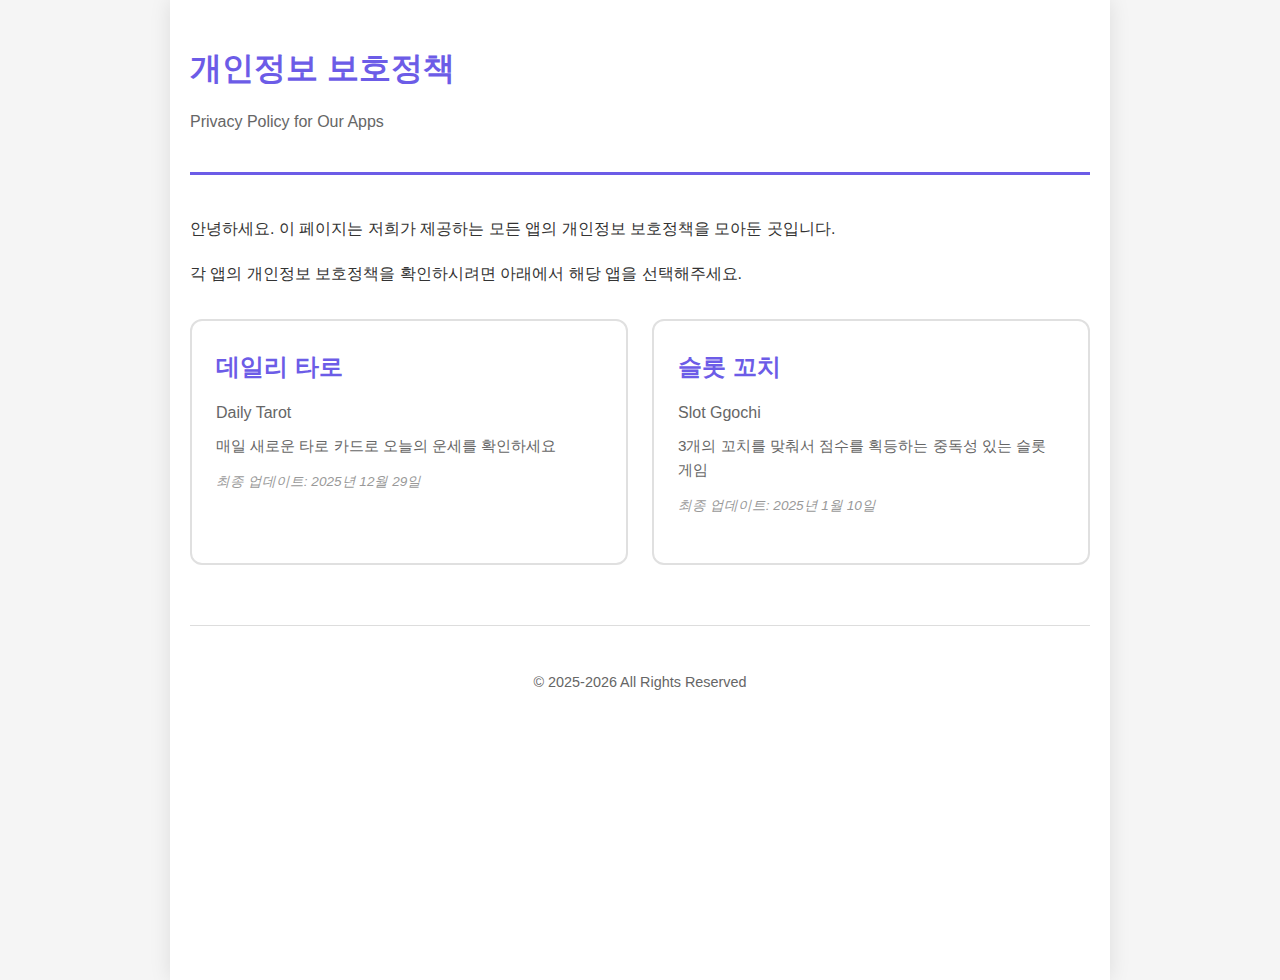
<file: index.html>
<!DOCTYPE html>
<html lang="ko">
<head>
    <meta charset="UTF-8">
    <meta name="viewport" content="width=device-width, initial-scale=1.0">
    <title>개인정보 보호정책 - Privacy Policy</title>
    <link rel="stylesheet" href="styles.css">
</head>
<body>
    <div class="container">
        <header>
            <h1>개인정보 보호정책</h1>
            <p style="color: #666; margin-top: 10px;">Privacy Policy for Our Apps</p>
        </header>

        <main>
            <p>안녕하세요. 이 페이지는 저희가 제공하는 모든 앱의 개인정보 보호정책을 모아둔 곳입니다.</p>
            <p>각 앱의 개인정보 보호정책을 확인하시려면 아래에서 해당 앱을 선택해주세요.</p>

            <div class="app-grid">
                <!-- 데일리 타로 앱 카드 -->
                <a href="daily-tarot.html" class="app-card">
                    <h2>데일리 타로</h2>
                    <p>Daily Tarot</p>
                    <p style="margin-top: 8px; font-size: 0.95em;">매일 새로운 타로 카드로 오늘의 운세를 확인하세요</p>
                    <span class="update-date">최종 업데이트: 2025년 12월 29일</span>
                </a>

                <!-- 슬롯 꼬치 앱 카드 -->
                <a href="slot-ggochi.html" class="app-card">
                    <h2>슬롯 꼬치</h2>
                    <p>Slot Ggochi</p>
                    <p style="margin-top: 8px; font-size: 0.95em;">3개의 꼬치를 맞춰서 점수를 획등하는 중독성 있는 슬롯 게임</p>
                    <span class="update-date">최종 업데이트: 2025년 1월 10일</span>
                </a>

                <!-- 향후 추가될 앱들을 위한 예시 (주석 처리) -->
                <!--
                <a href="app-name.html" class="app-card">
                    <h2>앱 이름 (한글)</h2>
                    <p>App Name (English)</p>
                    <p style="margin-top: 8px; font-size: 0.95em;">앱에 대한 간단한 설명</p>
                    <span class="update-date">최종 업데이트: YYYY년 MM월 DD일</span>
                </a>
                -->
            </div>
        </main>

        <footer>
            <p>&copy; 2025-2026 All Rights Reserved</p>
        </footer>
    </div>
</body>
</html>
</file>
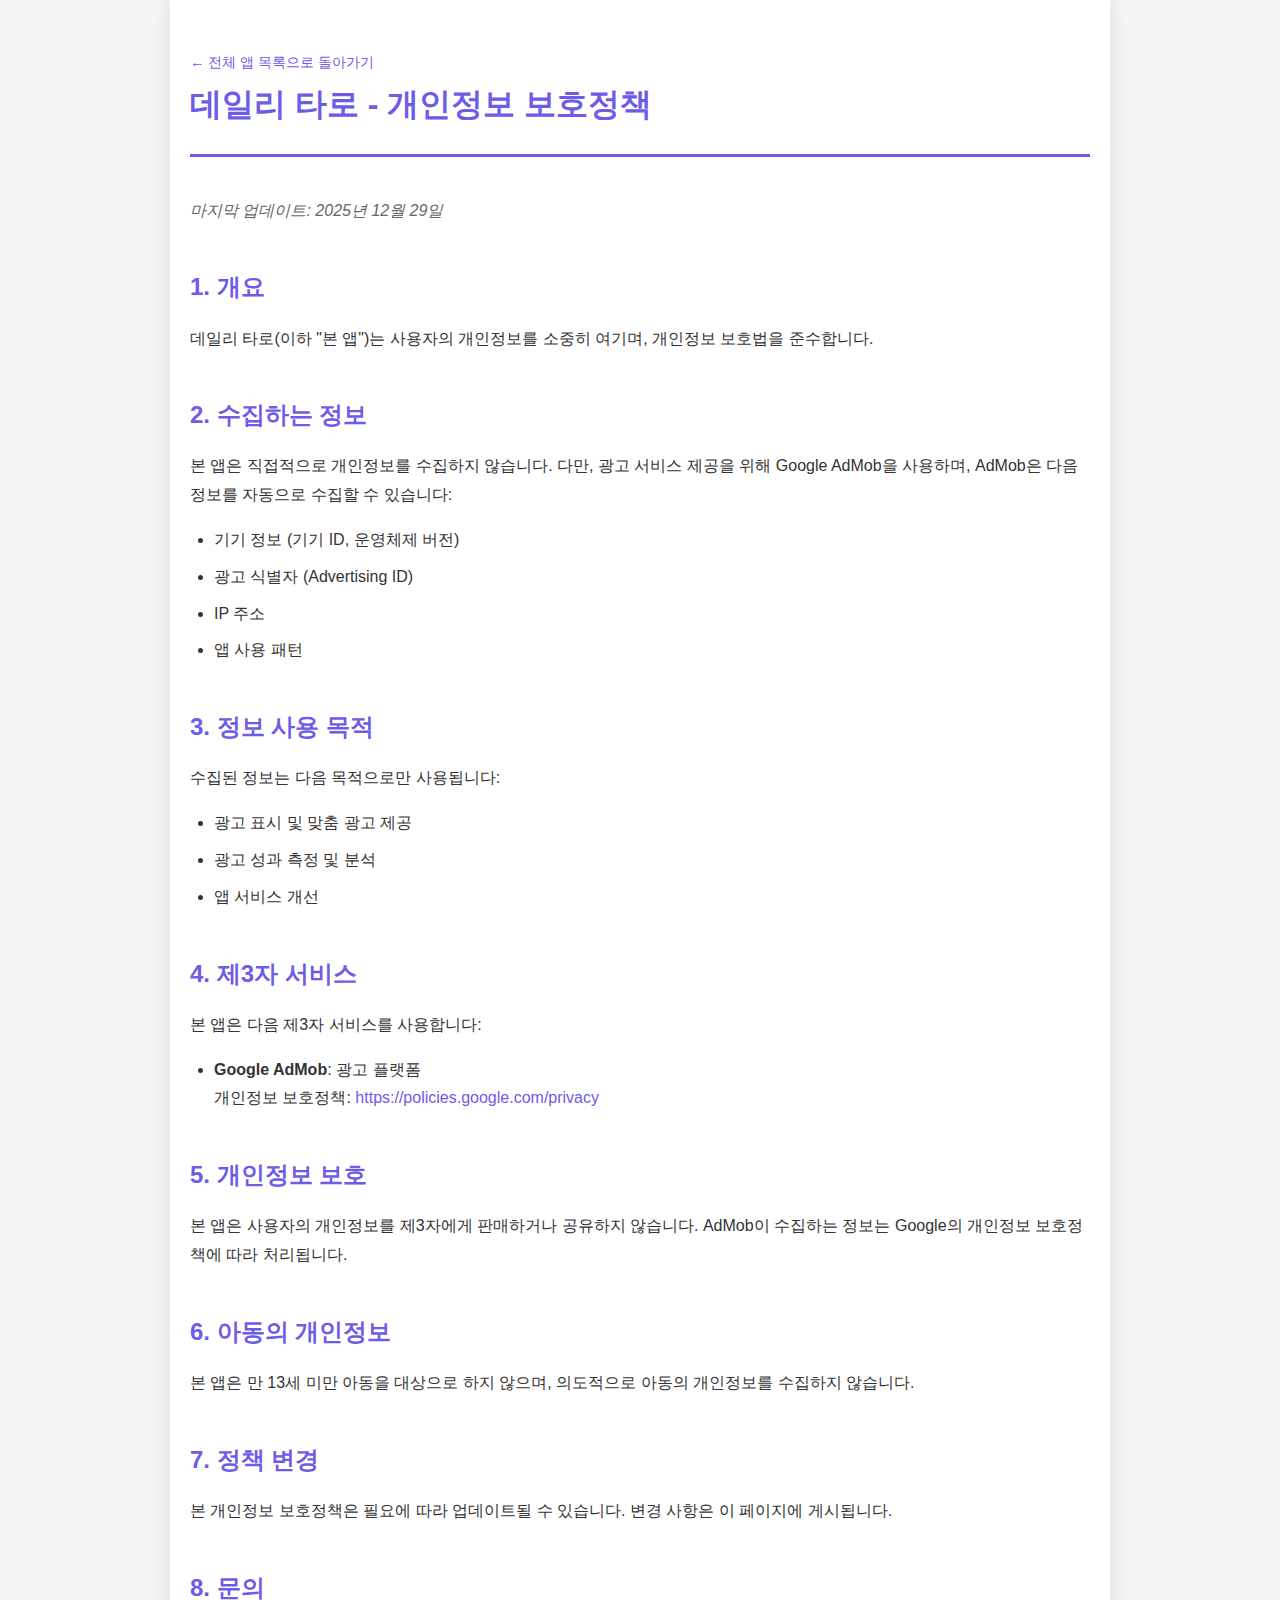
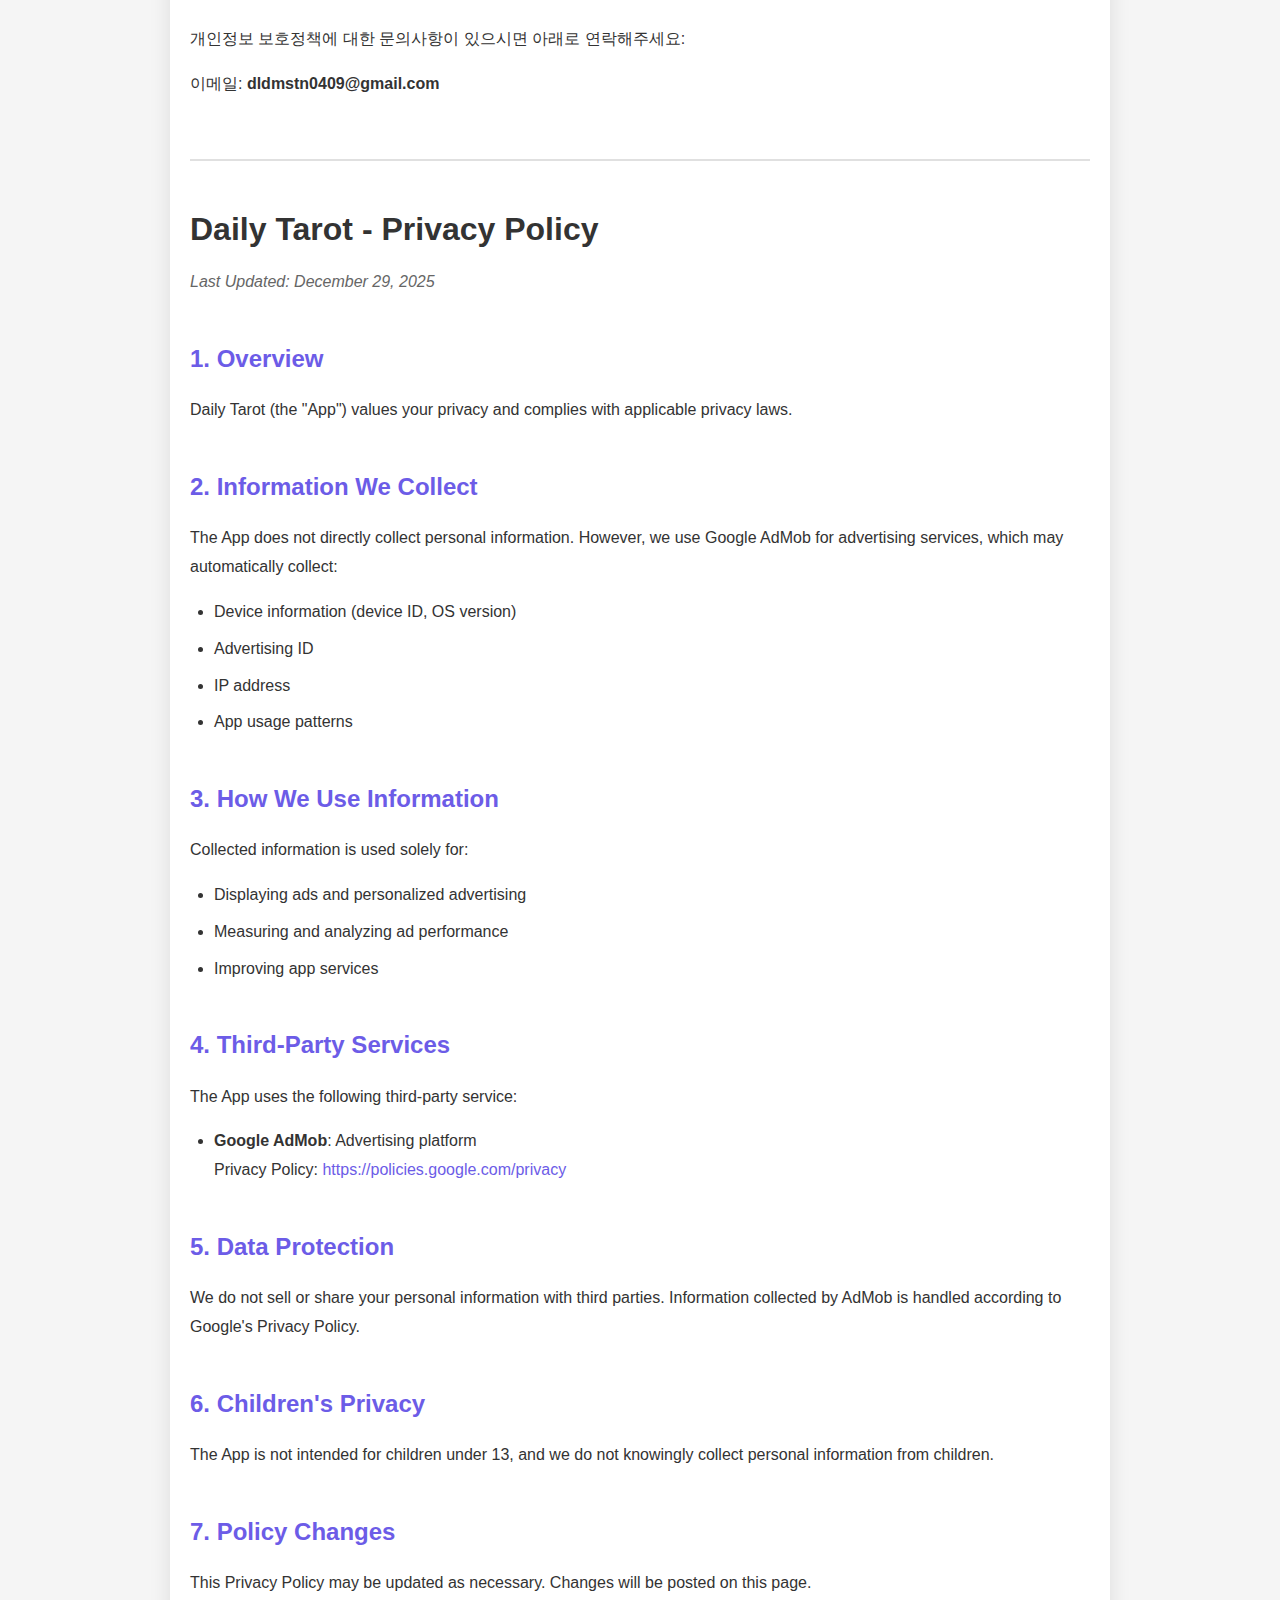
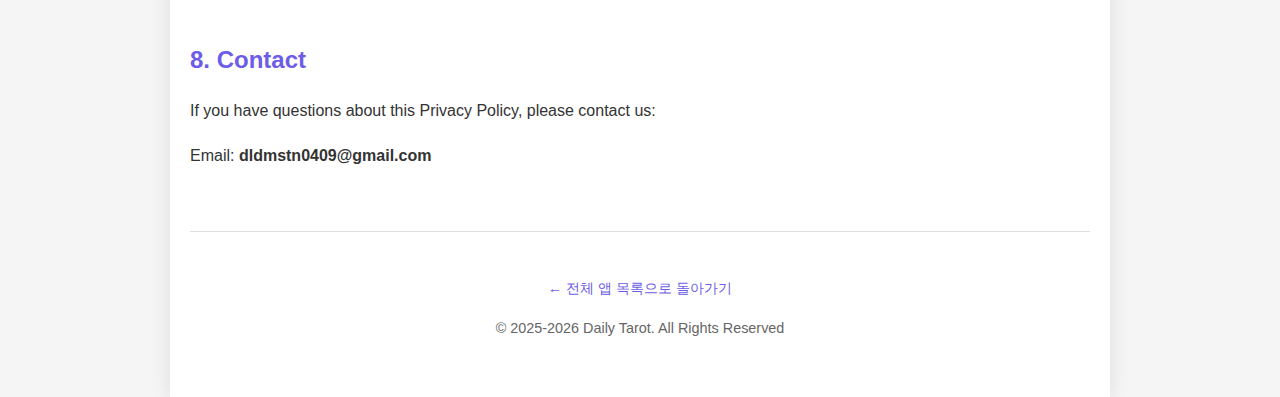
<file: daily-tarot.html>
<!DOCTYPE html>
<html lang="ko">
<head>
    <meta charset="UTF-8">
    <meta name="viewport" content="width=device-width, initial-scale=1.0">
    <title>데일리 타로 - 개인정보 보호정책</title>
    <link rel="stylesheet" href="styles.css">
</head>
<body>
    <div class="container">
        <header>
            <div class="breadcrumb">
                <a href="index.html">← 전체 앱 목록으로 돌아가기</a>
            </div>
            <h1>데일리 타로 - 개인정보 보호정책</h1>
        </header>

        <main>
            <div class="policy-header">
                <span class="update-date">마지막 업데이트: 2025년 12월 29일</span>
            </div>

            <h2>1. 개요</h2>
            <p>데일리 타로(이하 "본 앱")는 사용자의 개인정보를 소중히 여기며, 개인정보 보호법을 준수합니다.</p>

            <h2>2. 수집하는 정보</h2>
            <p>본 앱은 직접적으로 개인정보를 수집하지 않습니다. 다만, 광고 서비스 제공을 위해 Google AdMob을 사용하며, AdMob은 다음 정보를 자동으로 수집할 수 있습니다:</p>
            <ul>
                <li>기기 정보 (기기 ID, 운영체제 버전)</li>
                <li>광고 식별자 (Advertising ID)</li>
                <li>IP 주소</li>
                <li>앱 사용 패턴</li>
            </ul>

            <h2>3. 정보 사용 목적</h2>
            <p>수집된 정보는 다음 목적으로만 사용됩니다:</p>
            <ul>
                <li>광고 표시 및 맞춤 광고 제공</li>
                <li>광고 성과 측정 및 분석</li>
                <li>앱 서비스 개선</li>
            </ul>

            <h2>4. 제3자 서비스</h2>
            <p>본 앱은 다음 제3자 서비스를 사용합니다:</p>
            <ul>
                <li><strong>Google AdMob</strong>: 광고 플랫폼
                    <br>개인정보 보호정책: <a href="https://policies.google.com/privacy" target="_blank">https://policies.google.com/privacy</a>
                </li>
            </ul>

            <h2>5. 개인정보 보호</h2>
            <p>본 앱은 사용자의 개인정보를 제3자에게 판매하거나 공유하지 않습니다. AdMob이 수집하는 정보는 Google의 개인정보 보호정책에 따라 처리됩니다.</p>

            <h2>6. 아동의 개인정보</h2>
            <p>본 앱은 만 13세 미만 아동을 대상으로 하지 않으며, 의도적으로 아동의 개인정보를 수집하지 않습니다.</p>

            <h2>7. 정책 변경</h2>
            <p>본 개인정보 보호정책은 필요에 따라 업데이트될 수 있습니다. 변경 사항은 이 페이지에 게시됩니다.</p>

            <h2>8. 문의</h2>
            <p>개인정보 보호정책에 대한 문의사항이 있으시면 아래로 연락해주세요:</p>
            <p>이메일: <strong>dldmstn0409@gmail.com</strong></p>

            <hr class="section-divider">

            <div class="policy-header">
                <h1>Daily Tarot - Privacy Policy</h1>
                <span class="update-date">Last Updated: December 29, 2025</span>
            </div>

            <h2>1. Overview</h2>
            <p>Daily Tarot (the "App") values your privacy and complies with applicable privacy laws.</p>

            <h2>2. Information We Collect</h2>
            <p>The App does not directly collect personal information. However, we use Google AdMob for advertising services, which may automatically collect:</p>
            <ul>
                <li>Device information (device ID, OS version)</li>
                <li>Advertising ID</li>
                <li>IP address</li>
                <li>App usage patterns</li>
            </ul>

            <h2>3. How We Use Information</h2>
            <p>Collected information is used solely for:</p>
            <ul>
                <li>Displaying ads and personalized advertising</li>
                <li>Measuring and analyzing ad performance</li>
                <li>Improving app services</li>
            </ul>

            <h2>4. Third-Party Services</h2>
            <p>The App uses the following third-party service:</p>
            <ul>
                <li><strong>Google AdMob</strong>: Advertising platform
                    <br>Privacy Policy: <a href="https://policies.google.com/privacy" target="_blank">https://policies.google.com/privacy</a>
                </li>
            </ul>

            <h2>5. Data Protection</h2>
            <p>We do not sell or share your personal information with third parties. Information collected by AdMob is handled according to Google's Privacy Policy.</p>

            <h2>6. Children's Privacy</h2>
            <p>The App is not intended for children under 13, and we do not knowingly collect personal information from children.</p>

            <h2>7. Policy Changes</h2>
            <p>This Privacy Policy may be updated as necessary. Changes will be posted on this page.</p>

            <h2>8. Contact</h2>
            <p>If you have questions about this Privacy Policy, please contact us:</p>
            <p>Email: <strong>dldmstn0409@gmail.com</strong></p>
        </main>

        <footer>
            <p><a href="index.html">← 전체 앱 목록으로 돌아가기</a></p>
            <p style="margin-top: 10px;">&copy; 2025-2026 Daily Tarot. All Rights Reserved</p>
        </footer>
    </div>
</body>
</html>
</file>
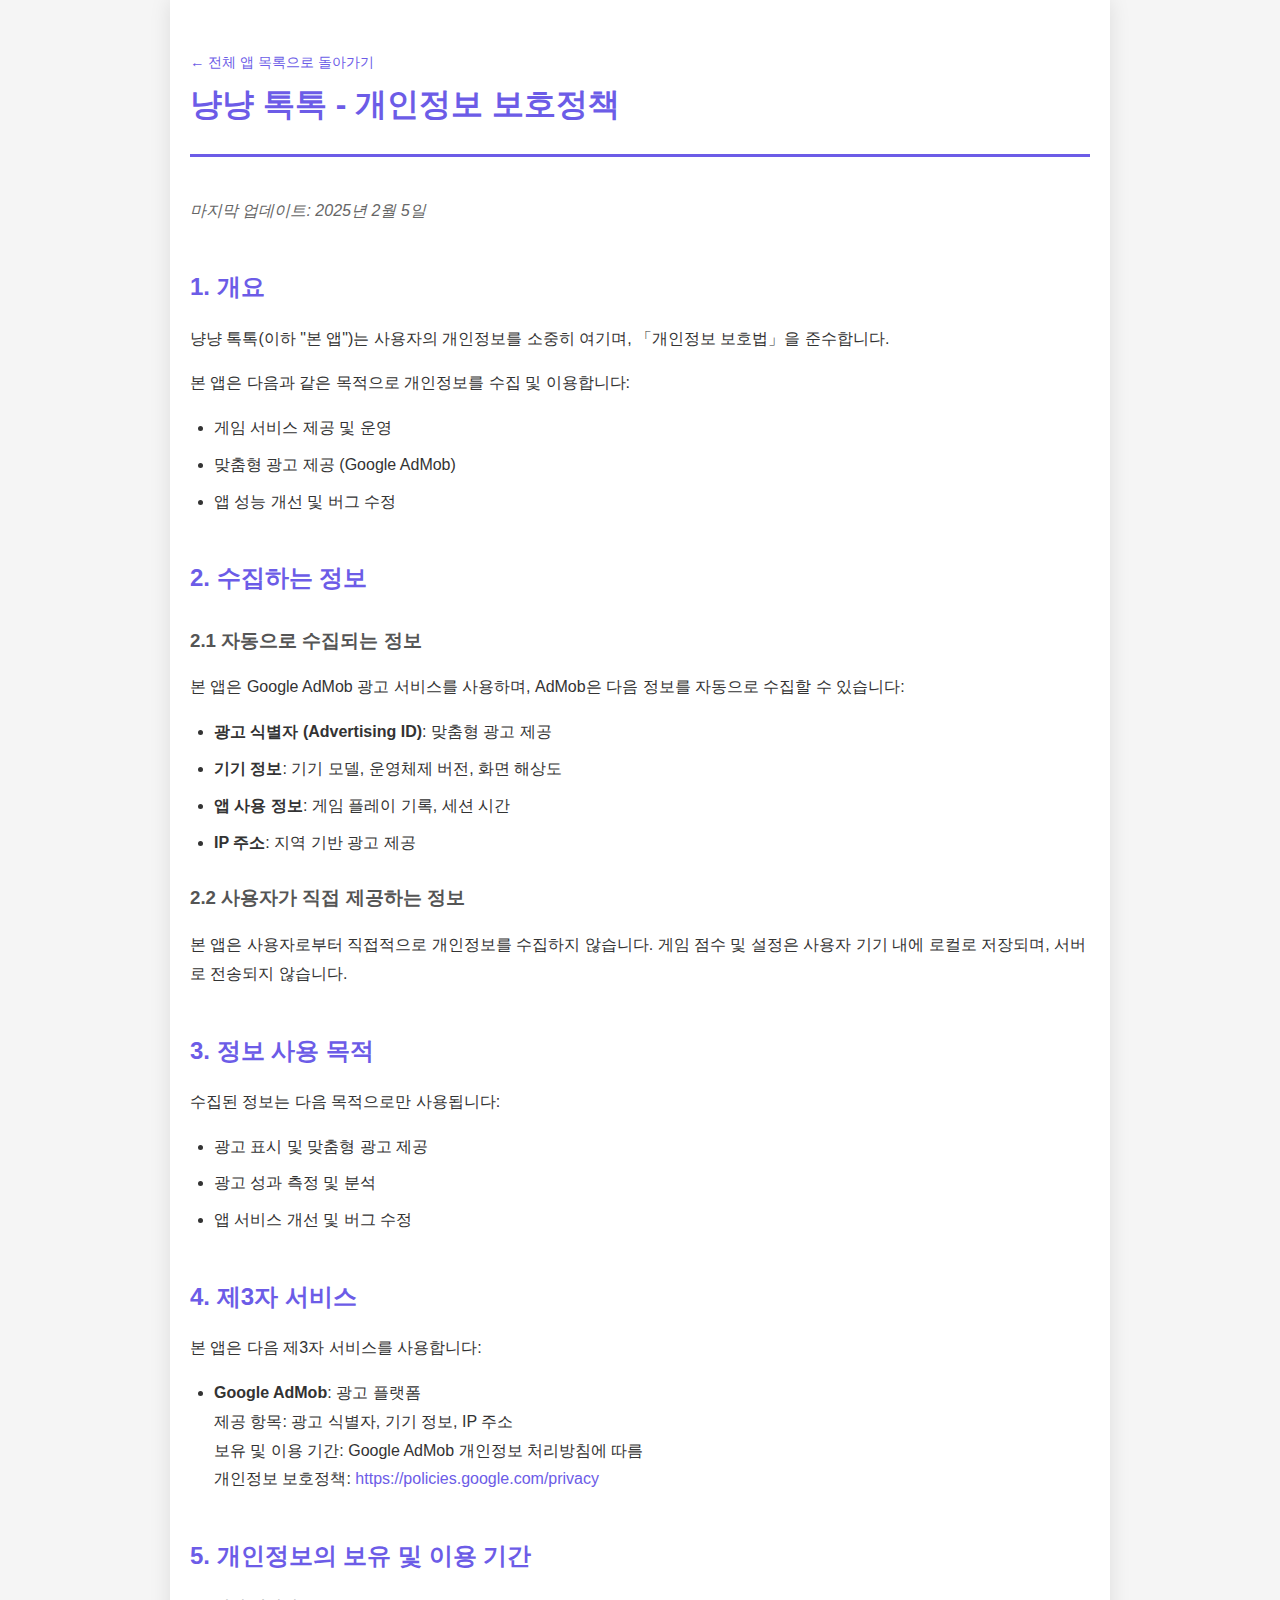
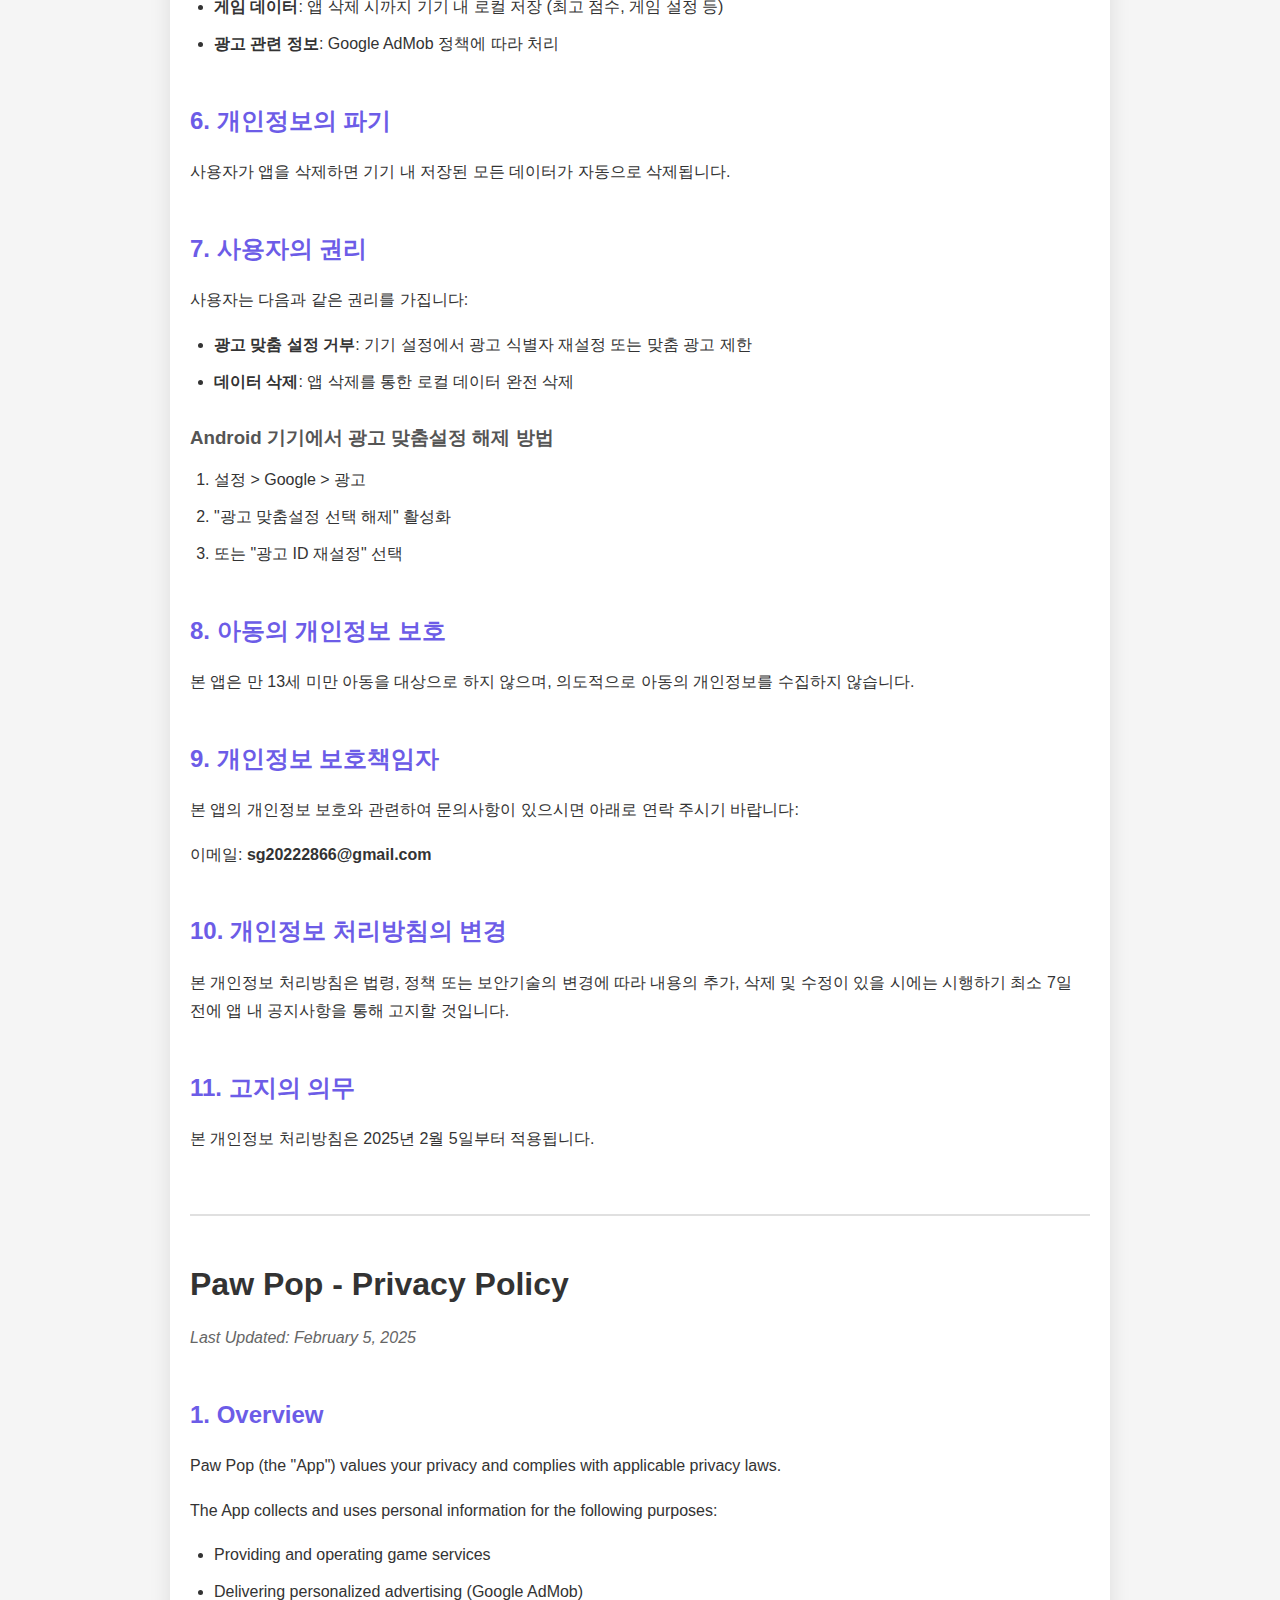
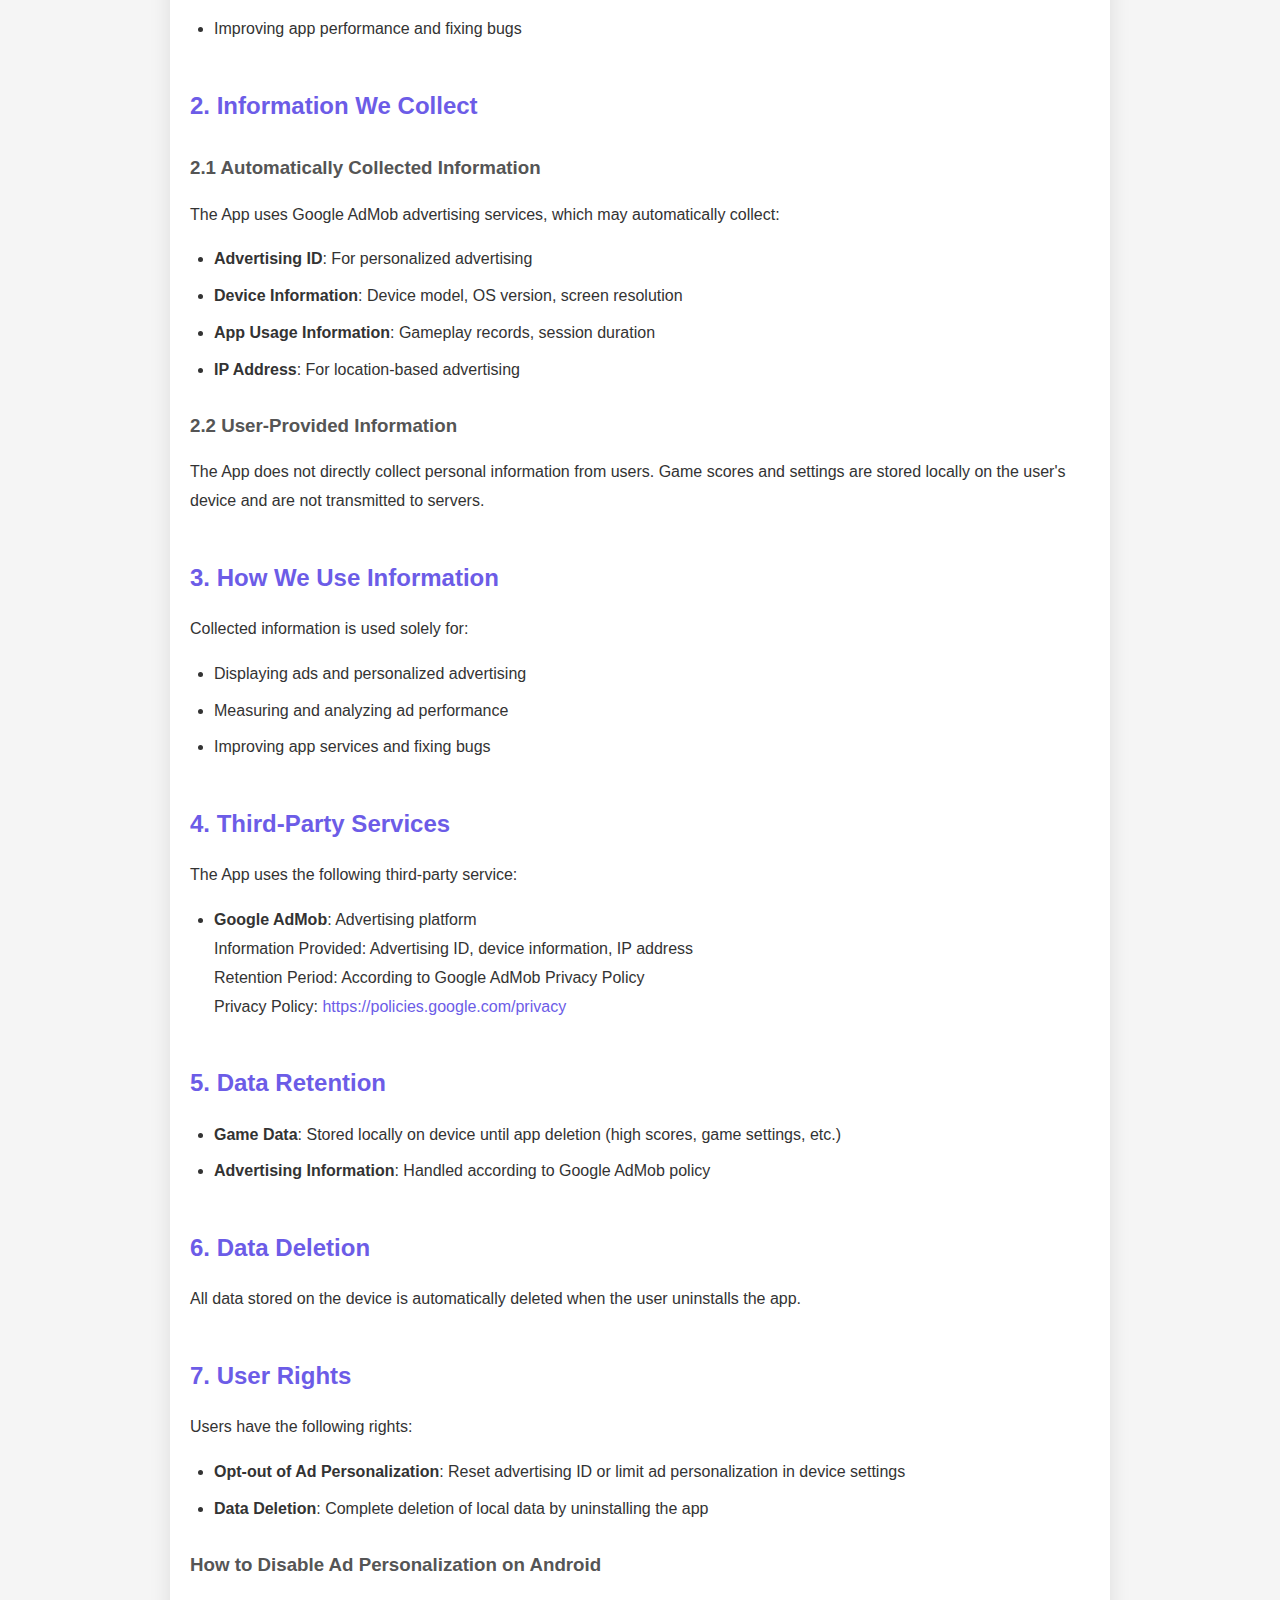
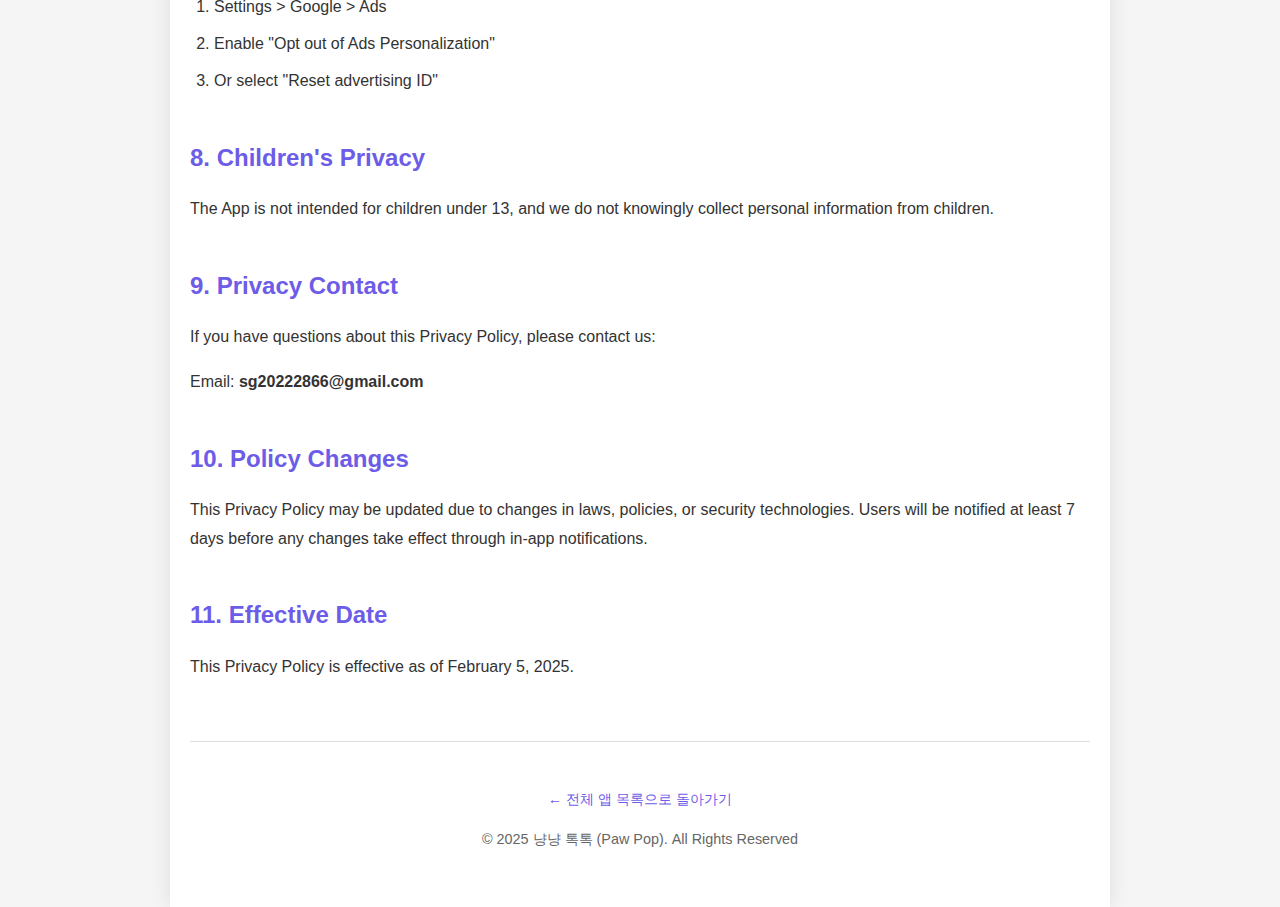
<file: paw-pop.html>
<!DOCTYPE html>
<html lang="ko">
<head>
    <meta charset="UTF-8">
    <meta name="viewport" content="width=device-width, initial-scale=1.0">
    <title>냥냥 톡톡 - 개인정보 보호정책</title>
    <link rel="stylesheet" href="styles.css">
</head>
<body>
    <div class="container">
        <header>
            <div class="breadcrumb">
                <a href="index.html">← 전체 앱 목록으로 돌아가기</a>
            </div>
            <h1>냥냥 톡톡 - 개인정보 보호정책</h1>
        </header>

        <main>
            <div class="policy-header">
                <span class="update-date">마지막 업데이트: 2025년 2월 5일</span>
            </div>

            <h2>1. 개요</h2>
            <p>냥냥 톡톡(이하 "본 앱")는 사용자의 개인정보를 소중히 여기며, 「개인정보 보호법」을 준수합니다.</p>
            <p>본 앱은 다음과 같은 목적으로 개인정보를 수집 및 이용합니다:</p>
            <ul>
                <li>게임 서비스 제공 및 운영</li>
                <li>맞춤형 광고 제공 (Google AdMob)</li>
                <li>앱 성능 개선 및 버그 수정</li>
            </ul>

            <h2>2. 수집하는 정보</h2>
            
            <h3>2.1 자동으로 수집되는 정보</h3>
            <p>본 앱은 Google AdMob 광고 서비스를 사용하며, AdMob은 다음 정보를 자동으로 수집할 수 있습니다:</p>
            <ul>
                <li><strong>광고 식별자 (Advertising ID)</strong>: 맞춤형 광고 제공</li>
                <li><strong>기기 정보</strong>: 기기 모델, 운영체제 버전, 화면 해상도</li>
                <li><strong>앱 사용 정보</strong>: 게임 플레이 기록, 세션 시간</li>
                <li><strong>IP 주소</strong>: 지역 기반 광고 제공</li>
            </ul>

            <h3>2.2 사용자가 직접 제공하는 정보</h3>
            <p>본 앱은 사용자로부터 직접적으로 개인정보를 수집하지 않습니다. 게임 점수 및 설정은 사용자 기기 내에 로컬로 저장되며, 서버로 전송되지 않습니다.</p>

            <h2>3. 정보 사용 목적</h2>
            <p>수집된 정보는 다음 목적으로만 사용됩니다:</p>
            <ul>
                <li>광고 표시 및 맞춤형 광고 제공</li>
                <li>광고 성과 측정 및 분석</li>
                <li>앱 서비스 개선 및 버그 수정</li>
            </ul>

            <h2>4. 제3자 서비스</h2>
            <p>본 앱은 다음 제3자 서비스를 사용합니다:</p>
            <ul>
                <li><strong>Google AdMob</strong>: 광고 플랫폼
                    <br>제공 항목: 광고 식별자, 기기 정보, IP 주소
                    <br>보유 및 이용 기간: Google AdMob 개인정보 처리방침에 따름
                    <br>개인정보 보호정책: <a href="https://policies.google.com/privacy" target="_blank">https://policies.google.com/privacy</a>
                </li>
            </ul>

            <h2>5. 개인정보의 보유 및 이용 기간</h2>
            <ul>
                <li><strong>게임 데이터</strong>: 앱 삭제 시까지 기기 내 로컬 저장 (최고 점수, 게임 설정 등)</li>
                <li><strong>광고 관련 정보</strong>: Google AdMob 정책에 따라 처리</li>
            </ul>

            <h2>6. 개인정보의 파기</h2>
            <p>사용자가 앱을 삭제하면 기기 내 저장된 모든 데이터가 자동으로 삭제됩니다.</p>

            <h2>7. 사용자의 권리</h2>
            <p>사용자는 다음과 같은 권리를 가집니다:</p>
            <ul>
                <li><strong>광고 맞춤 설정 거부</strong>: 기기 설정에서 광고 식별자 재설정 또는 맞춤 광고 제한</li>
                <li><strong>데이터 삭제</strong>: 앱 삭제를 통한 로컬 데이터 완전 삭제</li>
            </ul>

            <h3>Android 기기에서 광고 맞춤설정 해제 방법</h3>
            <ol>
                <li>설정 > Google > 광고</li>
                <li>"광고 맞춤설정 선택 해제" 활성화</li>
                <li>또는 "광고 ID 재설정" 선택</li>
            </ol>

            <h2>8. 아동의 개인정보 보호</h2>
            <p>본 앱은 만 13세 미만 아동을 대상으로 하지 않으며, 의도적으로 아동의 개인정보를 수집하지 않습니다.</p>

            <h2>9. 개인정보 보호책임자</h2>
            <p>본 앱의 개인정보 보호와 관련하여 문의사항이 있으시면 아래로 연락 주시기 바랍니다:</p>
            <p>이메일: <strong>sg20222866@gmail.com</strong></p>

            <h2>10. 개인정보 처리방침의 변경</h2>
            <p>본 개인정보 처리방침은 법령, 정책 또는 보안기술의 변경에 따라 내용의 추가, 삭제 및 수정이 있을 시에는 시행하기 최소 7일 전에 앱 내 공지사항을 통해 고지할 것입니다.</p>

            <h2>11. 고지의 의무</h2>
            <p>본 개인정보 처리방침은 2025년 2월 5일부터 적용됩니다.</p>

            <hr class="section-divider">

            <div class="policy-header">
                <h1>Paw Pop - Privacy Policy</h1>
                <span class="update-date">Last Updated: February 5, 2025</span>
            </div>

            <h2>1. Overview</h2>
            <p>Paw Pop (the "App") values your privacy and complies with applicable privacy laws.</p>
            <p>The App collects and uses personal information for the following purposes:</p>
            <ul>
                <li>Providing and operating game services</li>
                <li>Delivering personalized advertising (Google AdMob)</li>
                <li>Improving app performance and fixing bugs</li>
            </ul>

            <h2>2. Information We Collect</h2>
            
            <h3>2.1 Automatically Collected Information</h3>
            <p>The App uses Google AdMob advertising services, which may automatically collect:</p>
            <ul>
                <li><strong>Advertising ID</strong>: For personalized advertising</li>
                <li><strong>Device Information</strong>: Device model, OS version, screen resolution</li>
                <li><strong>App Usage Information</strong>: Gameplay records, session duration</li>
                <li><strong>IP Address</strong>: For location-based advertising</li>
            </ul>

            <h3>2.2 User-Provided Information</h3>
            <p>The App does not directly collect personal information from users. Game scores and settings are stored locally on the user's device and are not transmitted to servers.</p>

            <h2>3. How We Use Information</h2>
            <p>Collected information is used solely for:</p>
            <ul>
                <li>Displaying ads and personalized advertising</li>
                <li>Measuring and analyzing ad performance</li>
                <li>Improving app services and fixing bugs</li>
            </ul>

            <h2>4. Third-Party Services</h2>
            <p>The App uses the following third-party service:</p>
            <ul>
                <li><strong>Google AdMob</strong>: Advertising platform
                    <br>Information Provided: Advertising ID, device information, IP address
                    <br>Retention Period: According to Google AdMob Privacy Policy
                    <br>Privacy Policy: <a href="https://policies.google.com/privacy" target="_blank">https://policies.google.com/privacy</a>
                </li>
            </ul>

            <h2>5. Data Retention</h2>
            <ul>
                <li><strong>Game Data</strong>: Stored locally on device until app deletion (high scores, game settings, etc.)</li>
                <li><strong>Advertising Information</strong>: Handled according to Google AdMob policy</li>
            </ul>

            <h2>6. Data Deletion</h2>
            <p>All data stored on the device is automatically deleted when the user uninstalls the app.</p>

            <h2>7. User Rights</h2>
            <p>Users have the following rights:</p>
            <ul>
                <li><strong>Opt-out of Ad Personalization</strong>: Reset advertising ID or limit ad personalization in device settings</li>
                <li><strong>Data Deletion</strong>: Complete deletion of local data by uninstalling the app</li>
            </ul>

            <h3>How to Disable Ad Personalization on Android</h3>
            <ol>
                <li>Settings > Google > Ads</li>
                <li>Enable "Opt out of Ads Personalization"</li>
                <li>Or select "Reset advertising ID"</li>
            </ol>

            <h2>8. Children's Privacy</h2>
            <p>The App is not intended for children under 13, and we do not knowingly collect personal information from children.</p>

            <h2>9. Privacy Contact</h2>
            <p>If you have questions about this Privacy Policy, please contact us:</p>
            <p>Email: <strong>sg20222866@gmail.com</strong></p>

            <h2>10. Policy Changes</h2>
            <p>This Privacy Policy may be updated due to changes in laws, policies, or security technologies. Users will be notified at least 7 days before any changes take effect through in-app notifications.</p>

            <h2>11. Effective Date</h2>
            <p>This Privacy Policy is effective as of February 5, 2025.</p>
        </main>

        <footer>
            <p><a href="index.html">← 전체 앱 목록으로 돌아가기</a></p>
            <p style="margin-top: 10px;">&copy; 2025 냥냥 톡톡 (Paw Pop). All Rights Reserved</p>
        </footer>
    </div>
</body>
</html>
</file>
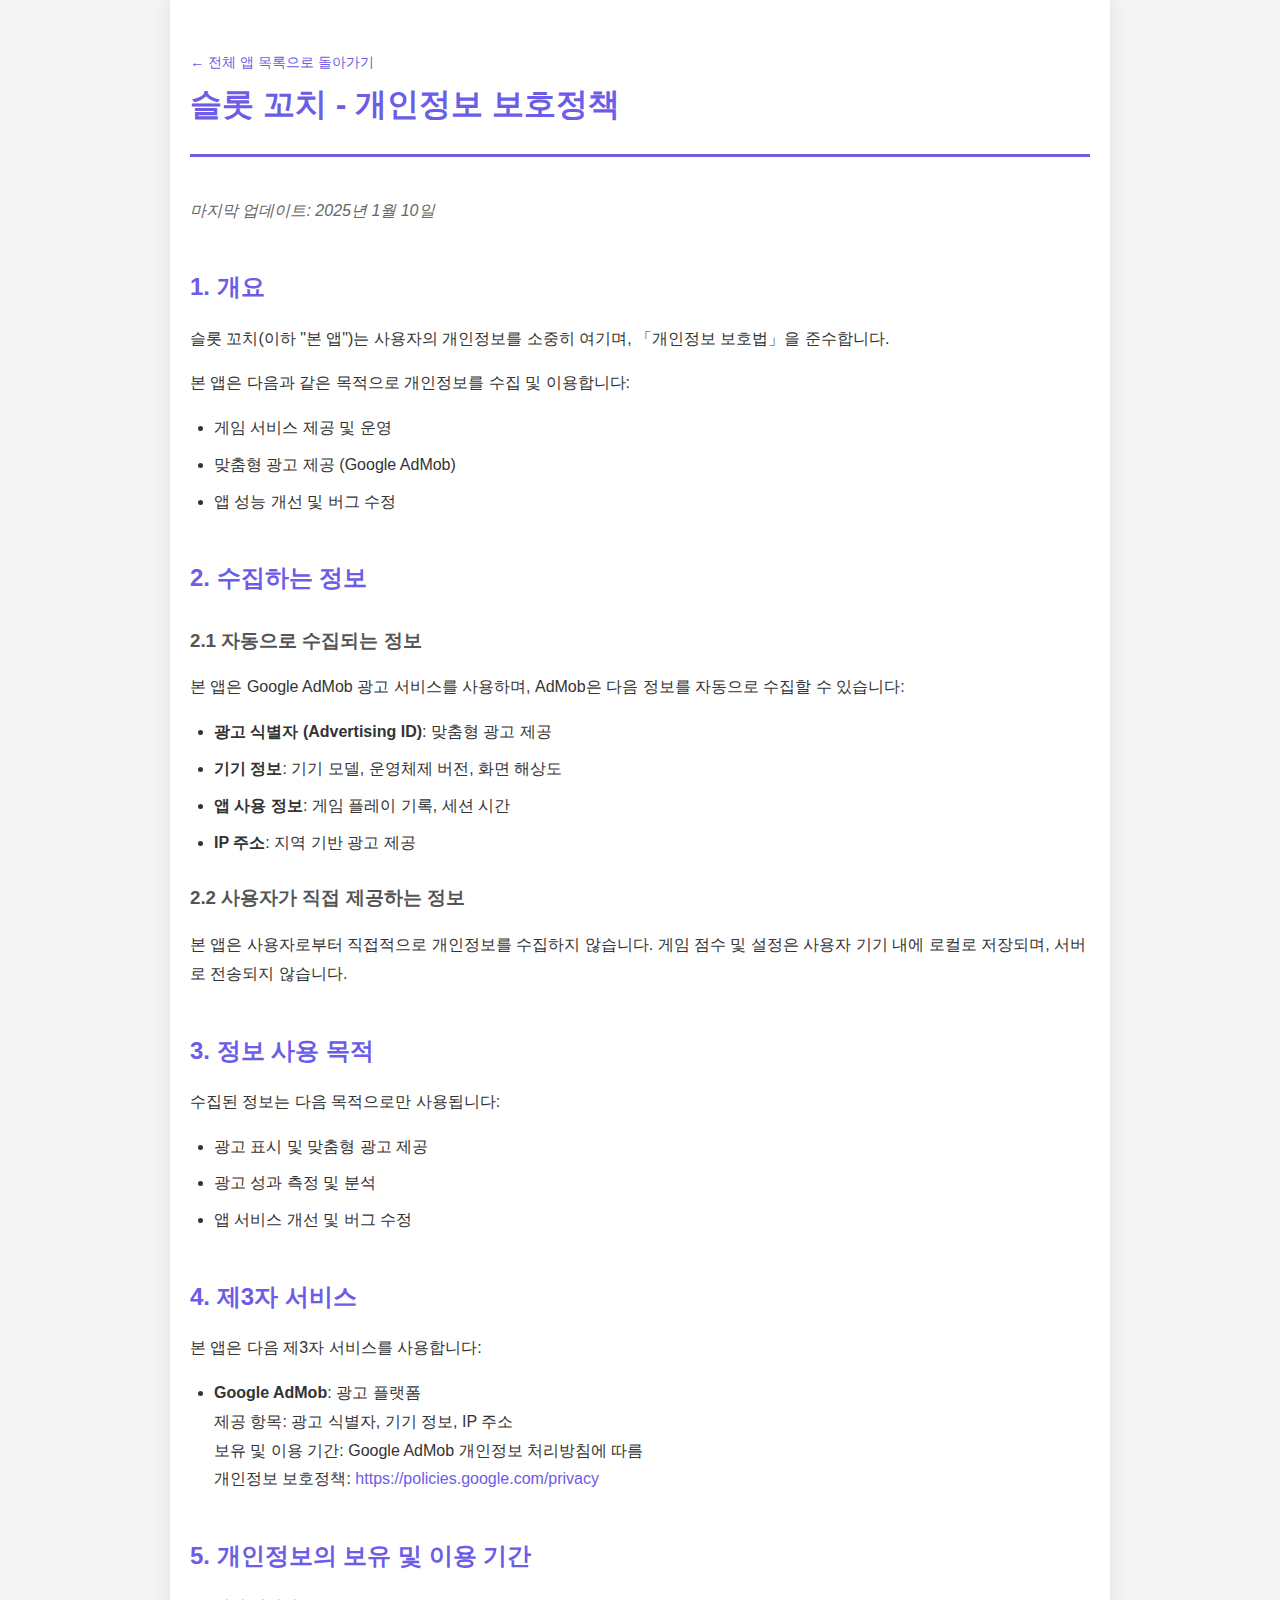
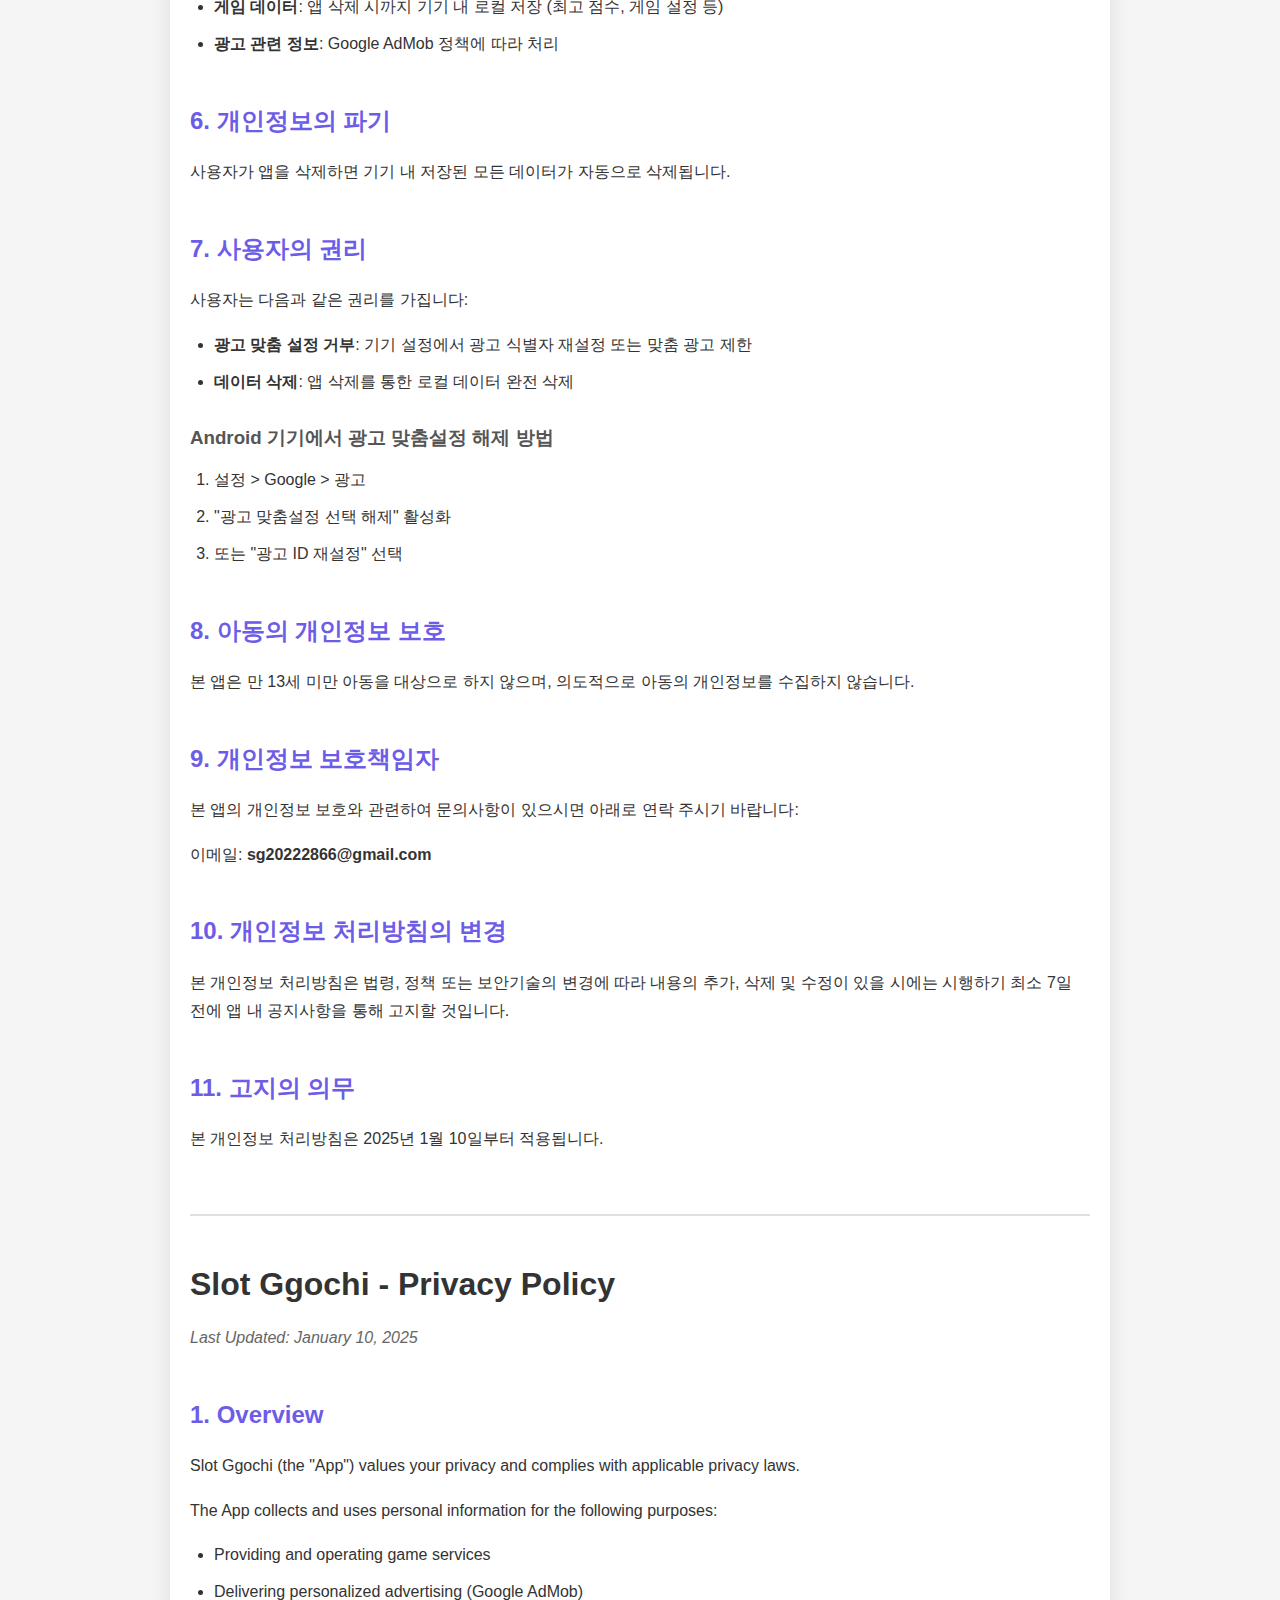
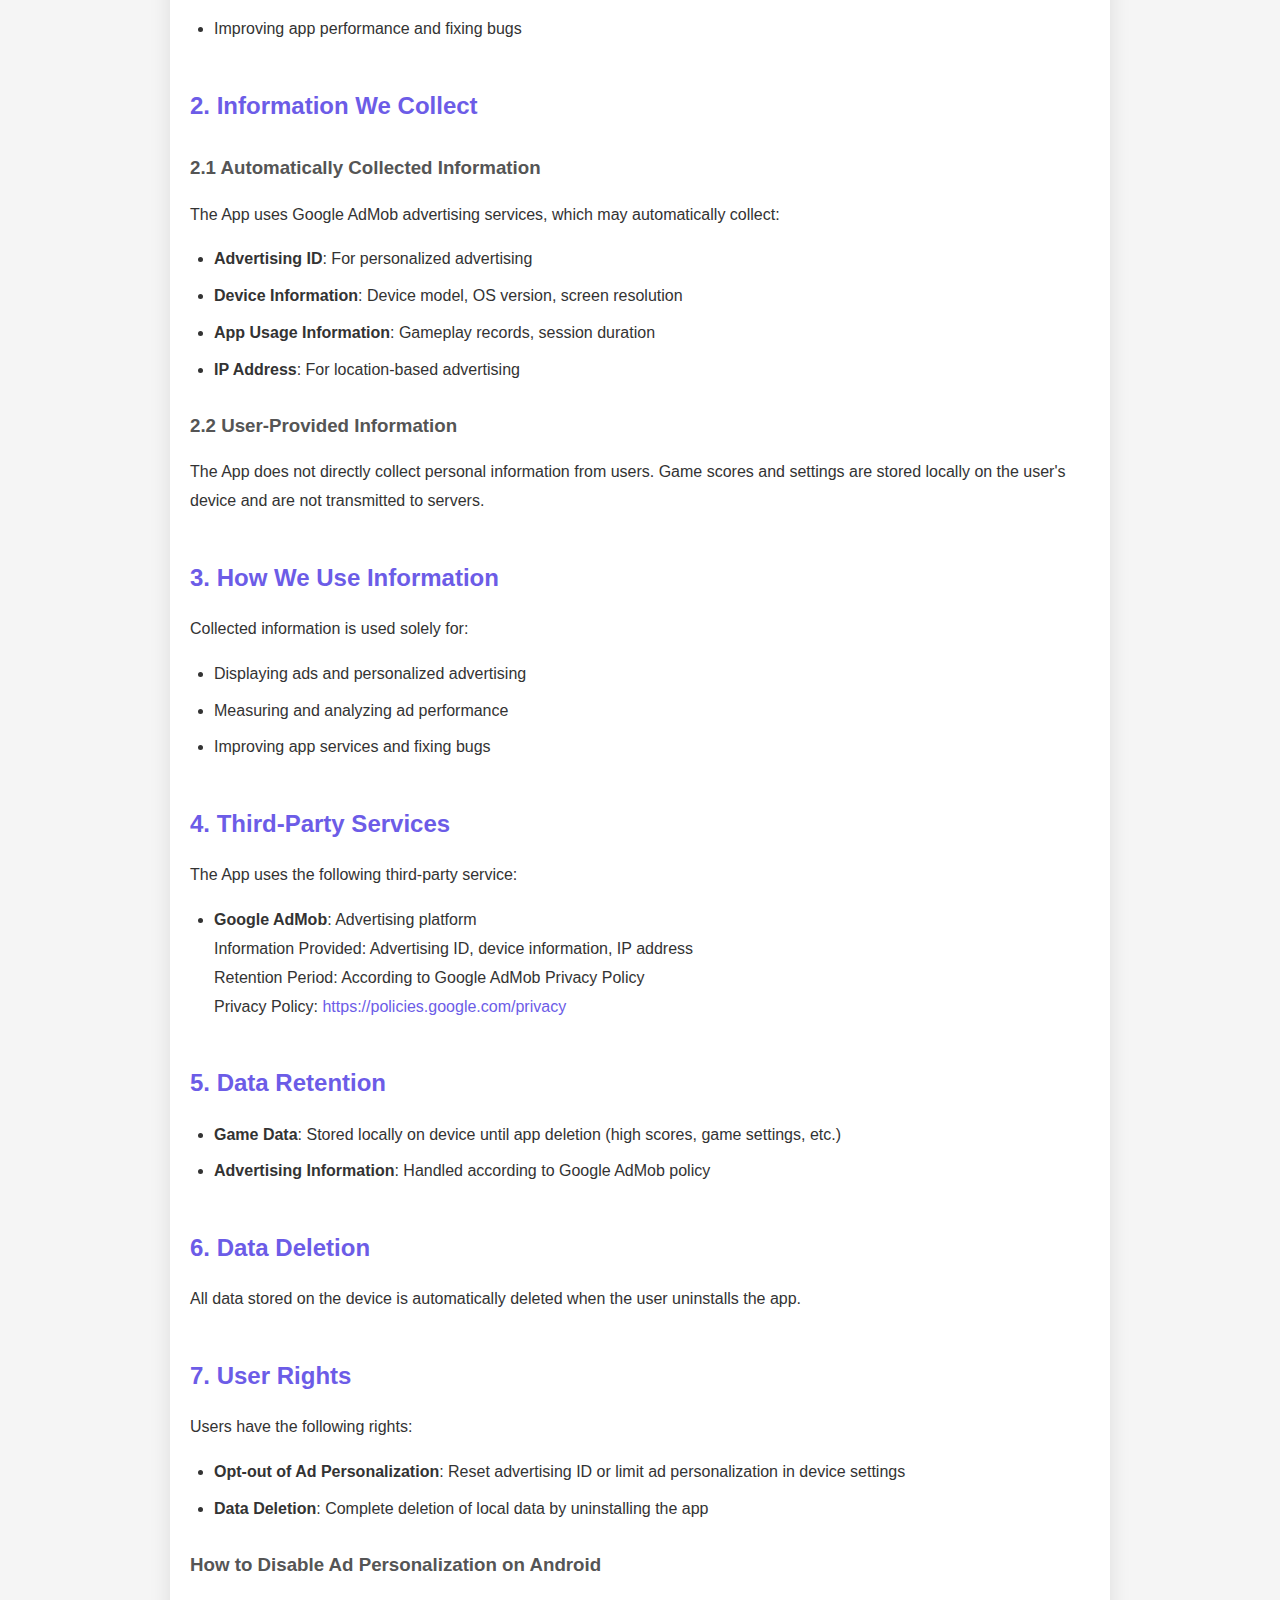
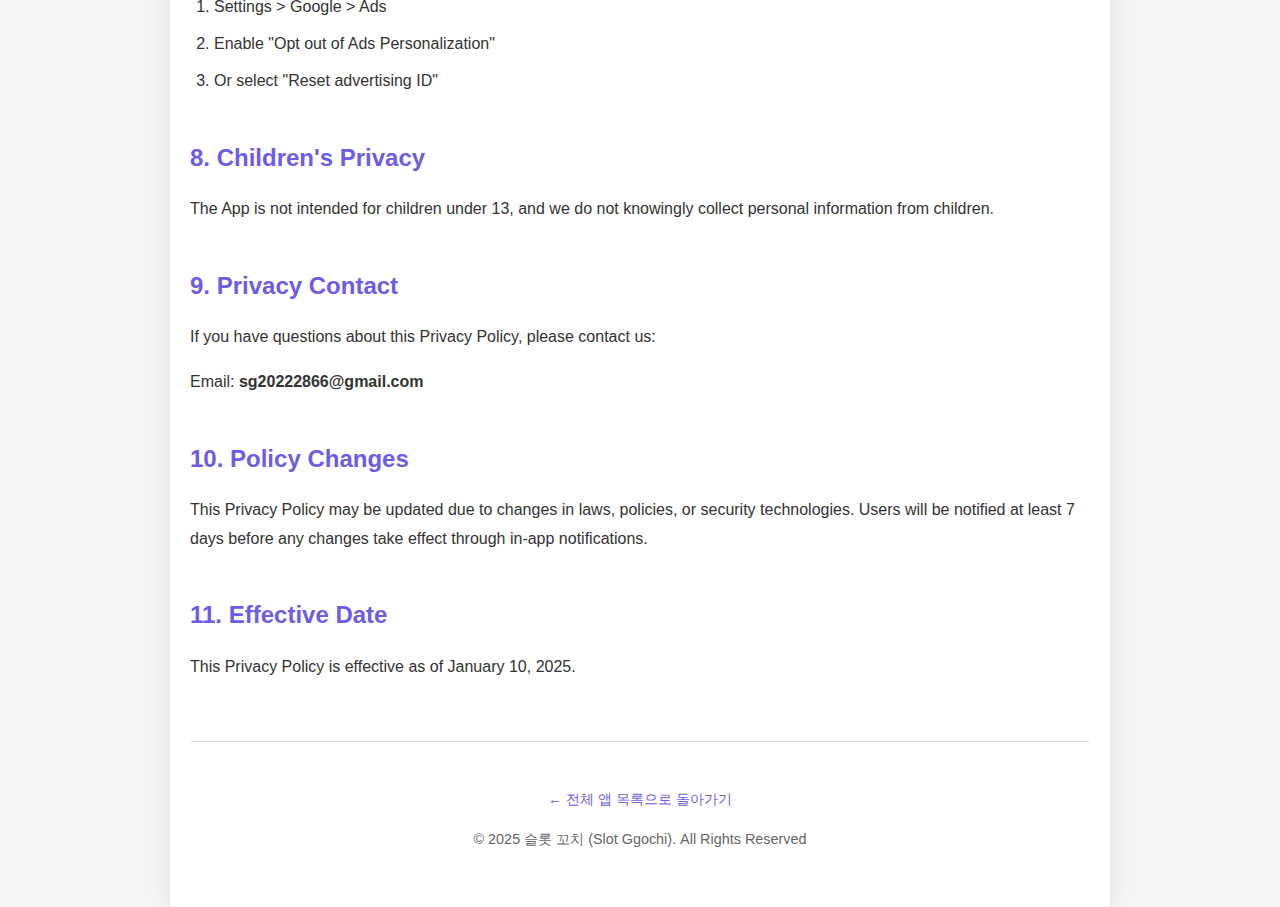
<file: slot-ggochi.html>
<!DOCTYPE html>
<html lang="ko">
<head>
    <meta charset="UTF-8">
    <meta name="viewport" content="width=device-width, initial-scale=1.0">
    <title>슬롯 꼬치 - 개인정보 보호정책</title>
    <link rel="stylesheet" href="styles.css">
</head>
<body>
    <div class="container">
        <header>
            <div class="breadcrumb">
                <a href="index.html">← 전체 앱 목록으로 돌아가기</a>
            </div>
            <h1>슬롯 꼬치 - 개인정보 보호정책</h1>
        </header>

        <main>
            <div class="policy-header">
                <span class="update-date">마지막 업데이트: 2025년 1월 10일</span>
            </div>

            <h2>1. 개요</h2>
            <p>슬롯 꼬치(이하 "본 앱")는 사용자의 개인정보를 소중히 여기며, 「개인정보 보호법」을 준수합니다.</p>
            <p>본 앱은 다음과 같은 목적으로 개인정보를 수집 및 이용합니다:</p>
            <ul>
                <li>게임 서비스 제공 및 운영</li>
                <li>맞춤형 광고 제공 (Google AdMob)</li>
                <li>앱 성능 개선 및 버그 수정</li>
            </ul>

            <h2>2. 수집하는 정보</h2>
            
            <h3>2.1 자동으로 수집되는 정보</h3>
            <p>본 앱은 Google AdMob 광고 서비스를 사용하며, AdMob은 다음 정보를 자동으로 수집할 수 있습니다:</p>
            <ul>
                <li><strong>광고 식별자 (Advertising ID)</strong>: 맞춤형 광고 제공</li>
                <li><strong>기기 정보</strong>: 기기 모델, 운영체제 버전, 화면 해상도</li>
                <li><strong>앱 사용 정보</strong>: 게임 플레이 기록, 세션 시간</li>
                <li><strong>IP 주소</strong>: 지역 기반 광고 제공</li>
            </ul>

            <h3>2.2 사용자가 직접 제공하는 정보</h3>
            <p>본 앱은 사용자로부터 직접적으로 개인정보를 수집하지 않습니다. 게임 점수 및 설정은 사용자 기기 내에 로컬로 저장되며, 서버로 전송되지 않습니다.</p>

            <h2>3. 정보 사용 목적</h2>
            <p>수집된 정보는 다음 목적으로만 사용됩니다:</p>
            <ul>
                <li>광고 표시 및 맞춤형 광고 제공</li>
                <li>광고 성과 측정 및 분석</li>
                <li>앱 서비스 개선 및 버그 수정</li>
            </ul>

            <h2>4. 제3자 서비스</h2>
            <p>본 앱은 다음 제3자 서비스를 사용합니다:</p>
            <ul>
                <li><strong>Google AdMob</strong>: 광고 플랫폼
                    <br>제공 항목: 광고 식별자, 기기 정보, IP 주소
                    <br>보유 및 이용 기간: Google AdMob 개인정보 처리방침에 따름
                    <br>개인정보 보호정책: <a href="https://policies.google.com/privacy" target="_blank">https://policies.google.com/privacy</a>
                </li>
            </ul>

            <h2>5. 개인정보의 보유 및 이용 기간</h2>
            <ul>
                <li><strong>게임 데이터</strong>: 앱 삭제 시까지 기기 내 로컬 저장 (최고 점수, 게임 설정 등)</li>
                <li><strong>광고 관련 정보</strong>: Google AdMob 정책에 따라 처리</li>
            </ul>

            <h2>6. 개인정보의 파기</h2>
            <p>사용자가 앱을 삭제하면 기기 내 저장된 모든 데이터가 자동으로 삭제됩니다.</p>

            <h2>7. 사용자의 권리</h2>
            <p>사용자는 다음과 같은 권리를 가집니다:</p>
            <ul>
                <li><strong>광고 맞춤 설정 거부</strong>: 기기 설정에서 광고 식별자 재설정 또는 맞춤 광고 제한</li>
                <li><strong>데이터 삭제</strong>: 앱 삭제를 통한 로컬 데이터 완전 삭제</li>
            </ul>

            <h3>Android 기기에서 광고 맞춤설정 해제 방법</h3>
            <ol>
                <li>설정 > Google > 광고</li>
                <li>"광고 맞춤설정 선택 해제" 활성화</li>
                <li>또는 "광고 ID 재설정" 선택</li>
            </ol>

            <h2>8. 아동의 개인정보 보호</h2>
            <p>본 앱은 만 13세 미만 아동을 대상으로 하지 않으며, 의도적으로 아동의 개인정보를 수집하지 않습니다.</p>

            <h2>9. 개인정보 보호책임자</h2>
            <p>본 앱의 개인정보 보호와 관련하여 문의사항이 있으시면 아래로 연락 주시기 바랍니다:</p>
            <p>이메일: <strong>sg20222866@gmail.com</strong></p>

            <h2>10. 개인정보 처리방침의 변경</h2>
            <p>본 개인정보 처리방침은 법령, 정책 또는 보안기술의 변경에 따라 내용의 추가, 삭제 및 수정이 있을 시에는 시행하기 최소 7일 전에 앱 내 공지사항을 통해 고지할 것입니다.</p>

            <h2>11. 고지의 의무</h2>
            <p>본 개인정보 처리방침은 2025년 1월 10일부터 적용됩니다.</p>

            <hr class="section-divider">

            <div class="policy-header">
                <h1>Slot Ggochi - Privacy Policy</h1>
                <span class="update-date">Last Updated: January 10, 2025</span>
            </div>

            <h2>1. Overview</h2>
            <p>Slot Ggochi (the "App") values your privacy and complies with applicable privacy laws.</p>
            <p>The App collects and uses personal information for the following purposes:</p>
            <ul>
                <li>Providing and operating game services</li>
                <li>Delivering personalized advertising (Google AdMob)</li>
                <li>Improving app performance and fixing bugs</li>
            </ul>

            <h2>2. Information We Collect</h2>
            
            <h3>2.1 Automatically Collected Information</h3>
            <p>The App uses Google AdMob advertising services, which may automatically collect:</p>
            <ul>
                <li><strong>Advertising ID</strong>: For personalized advertising</li>
                <li><strong>Device Information</strong>: Device model, OS version, screen resolution</li>
                <li><strong>App Usage Information</strong>: Gameplay records, session duration</li>
                <li><strong>IP Address</strong>: For location-based advertising</li>
            </ul>

            <h3>2.2 User-Provided Information</h3>
            <p>The App does not directly collect personal information from users. Game scores and settings are stored locally on the user's device and are not transmitted to servers.</p>

            <h2>3. How We Use Information</h2>
            <p>Collected information is used solely for:</p>
            <ul>
                <li>Displaying ads and personalized advertising</li>
                <li>Measuring and analyzing ad performance</li>
                <li>Improving app services and fixing bugs</li>
            </ul>

            <h2>4. Third-Party Services</h2>
            <p>The App uses the following third-party service:</p>
            <ul>
                <li><strong>Google AdMob</strong>: Advertising platform
                    <br>Information Provided: Advertising ID, device information, IP address
                    <br>Retention Period: According to Google AdMob Privacy Policy
                    <br>Privacy Policy: <a href="https://policies.google.com/privacy" target="_blank">https://policies.google.com/privacy</a>
                </li>
            </ul>

            <h2>5. Data Retention</h2>
            <ul>
                <li><strong>Game Data</strong>: Stored locally on device until app deletion (high scores, game settings, etc.)</li>
                <li><strong>Advertising Information</strong>: Handled according to Google AdMob policy</li>
            </ul>

            <h2>6. Data Deletion</h2>
            <p>All data stored on the device is automatically deleted when the user uninstalls the app.</p>

            <h2>7. User Rights</h2>
            <p>Users have the following rights:</p>
            <ul>
                <li><strong>Opt-out of Ad Personalization</strong>: Reset advertising ID or limit ad personalization in device settings</li>
                <li><strong>Data Deletion</strong>: Complete deletion of local data by uninstalling the app</li>
            </ul>

            <h3>How to Disable Ad Personalization on Android</h3>
            <ol>
                <li>Settings > Google > Ads</li>
                <li>Enable "Opt out of Ads Personalization"</li>
                <li>Or select "Reset advertising ID"</li>
            </ol>

            <h2>8. Children's Privacy</h2>
            <p>The App is not intended for children under 13, and we do not knowingly collect personal information from children.</p>

            <h2>9. Privacy Contact</h2>
            <p>If you have questions about this Privacy Policy, please contact us:</p>
            <p>Email: <strong>sg20222866@gmail.com</strong></p>

            <h2>10. Policy Changes</h2>
            <p>This Privacy Policy may be updated due to changes in laws, policies, or security technologies. Users will be notified at least 7 days before any changes take effect through in-app notifications.</p>

            <h2>11. Effective Date</h2>
            <p>This Privacy Policy is effective as of January 10, 2025.</p>
        </main>

        <footer>
            <p><a href="index.html">← 전체 앱 목록으로 돌아가기</a></p>
            <p style="margin-top: 10px;">&copy; 2025 슬롯 꼬치 (Slot Ggochi). All Rights Reserved</p>
        </footer>
    </div>
</body>
</html>
</file>
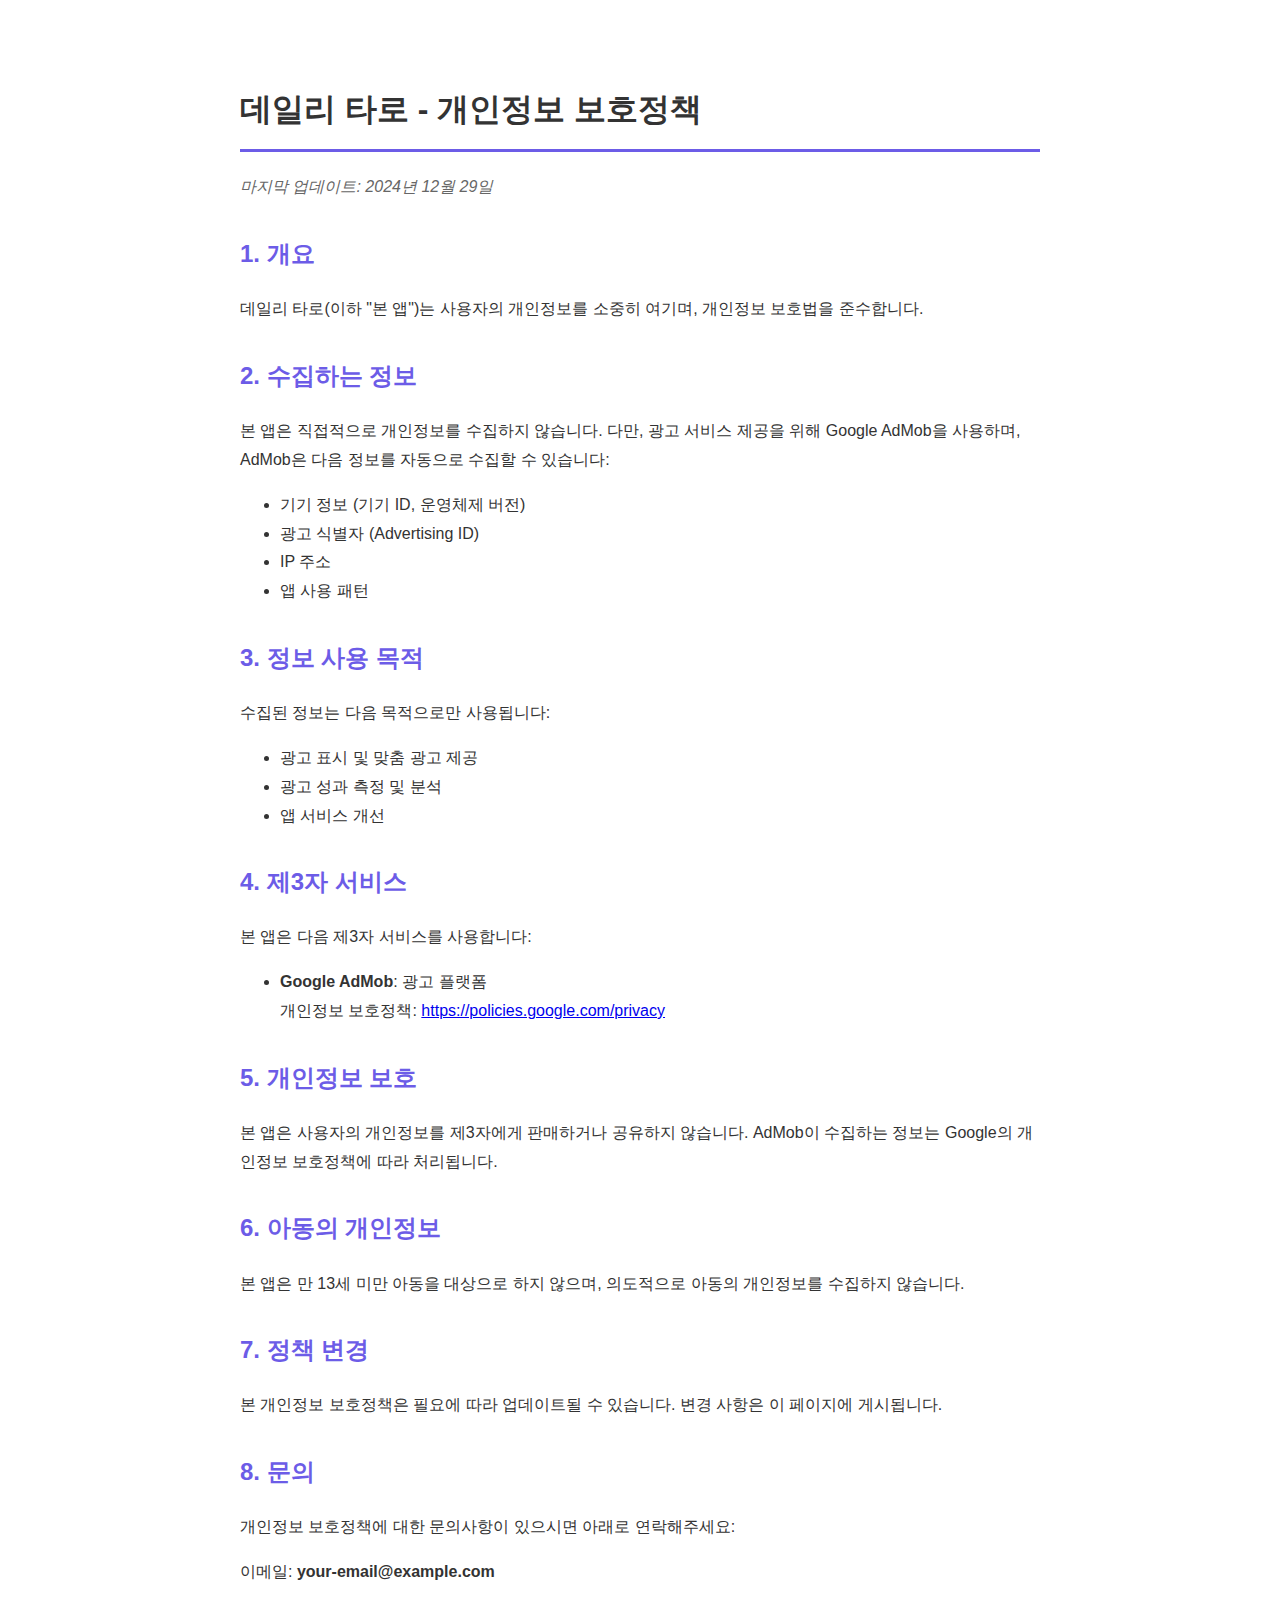
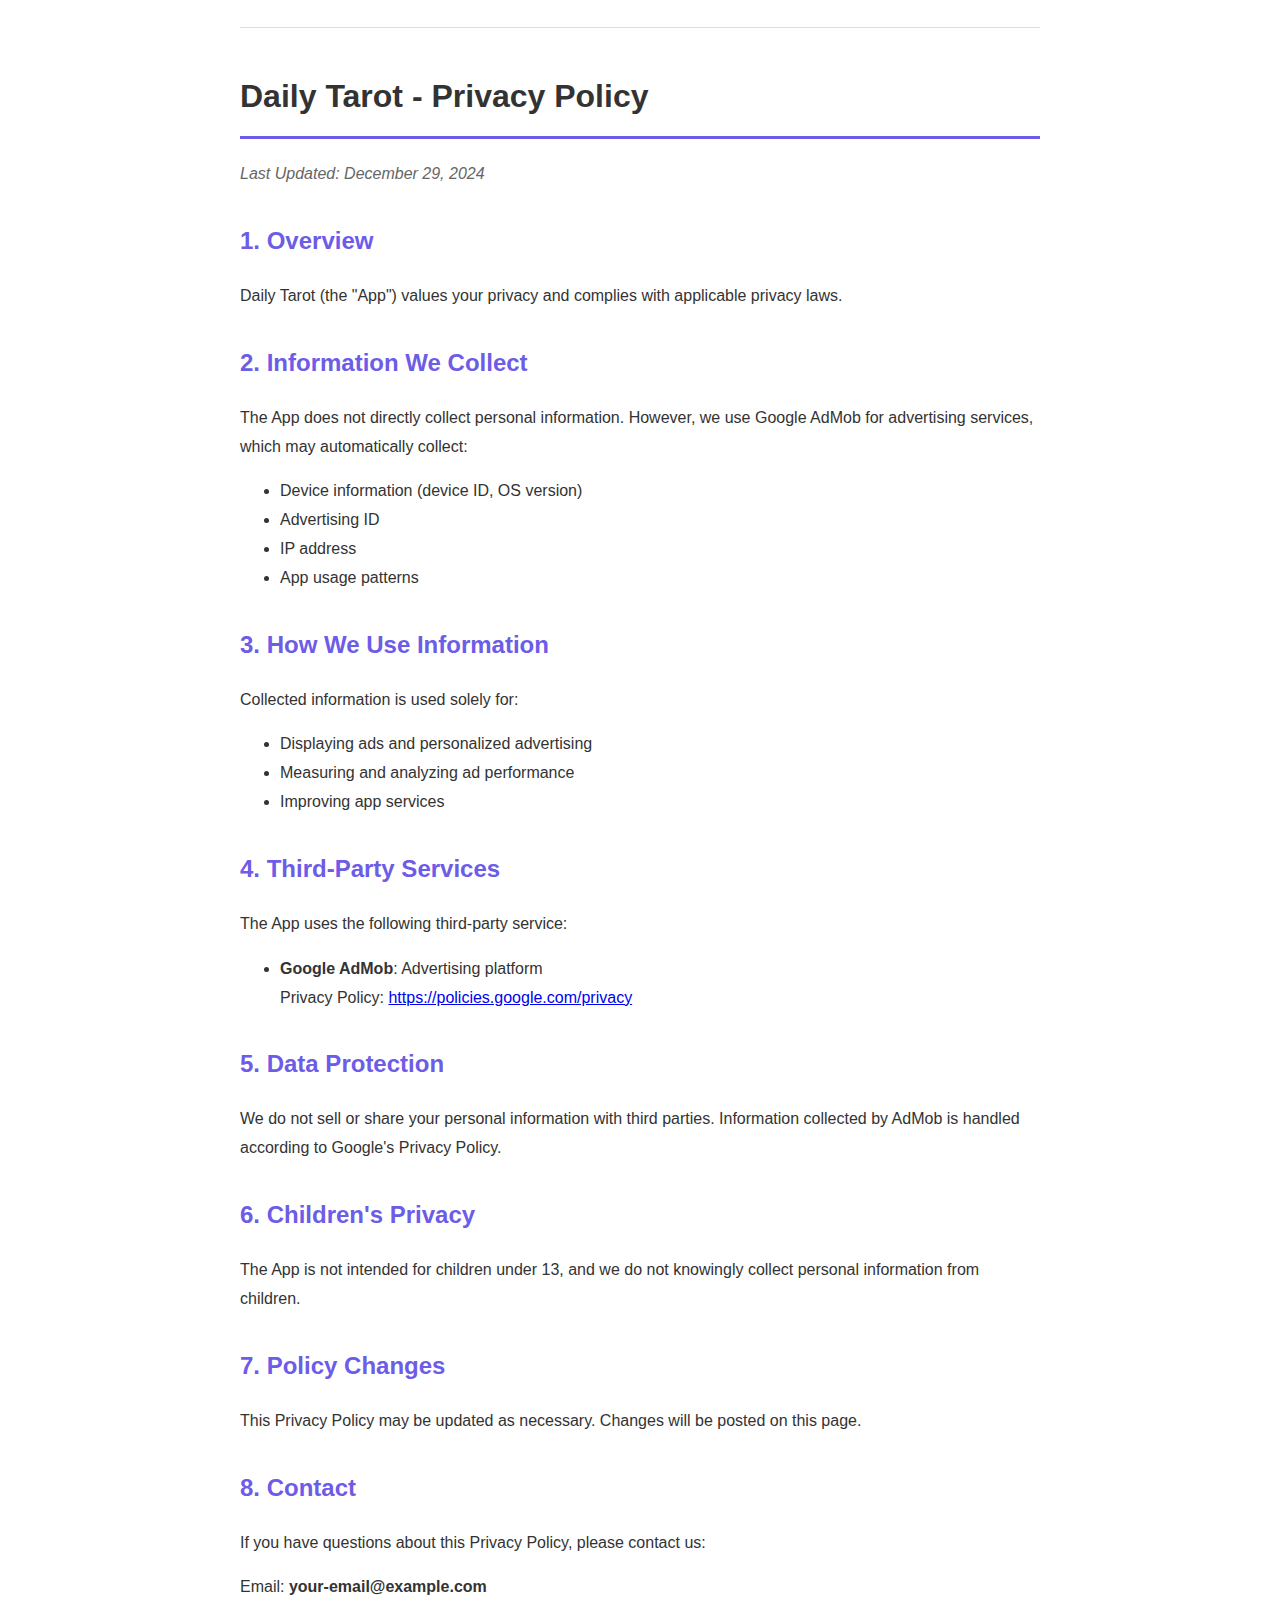
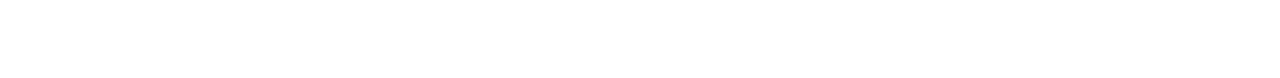
<file: test.html>
<!DOCTYPE html>
<html lang="ko">
<head>
    <meta charset="UTF-8">
    <meta name="viewport" content="width=device-width, initial-scale=1.0">
    <title>데일리 타로 - 개인정보 보호정책</title>
    <style>
        body {
            font-family: 'Malgun Gothic', sans-serif;
            line-height: 1.8;
            max-width: 800px;
            margin: 40px auto;
            padding: 20px;
            color: #333;
        }
        h1 {
            border-bottom: 3px solid #6C5CE7;
            padding-bottom: 10px;
        }
        h2 {
            color: #6C5CE7;
            margin-top: 30px;
        }
        .update-date {
            color: #666;
            font-style: italic;
        }
    </style>
</head>
<body>
    <h1>데일리 타로 - 개인정보 보호정책</h1>
    <p class="update-date">마지막 업데이트: 2024년 12월 29일</p>

    <h2>1. 개요</h2>
    <p>데일리 타로(이하 "본 앱")는 사용자의 개인정보를 소중히 여기며, 개인정보 보호법을 준수합니다.</p>

    <h2>2. 수집하는 정보</h2>
    <p>본 앱은 직접적으로 개인정보를 수집하지 않습니다. 다만, 광고 서비스 제공을 위해 Google AdMob을 사용하며, AdMob은 다음 정보를 자동으로 수집할 수 있습니다:</p>
    <ul>
        <li>기기 정보 (기기 ID, 운영체제 버전)</li>
        <li>광고 식별자 (Advertising ID)</li>
        <li>IP 주소</li>
        <li>앱 사용 패턴</li>
    </ul>

    <h2>3. 정보 사용 목적</h2>
    <p>수집된 정보는 다음 목적으로만 사용됩니다:</p>
    <ul>
        <li>광고 표시 및 맞춤 광고 제공</li>
        <li>광고 성과 측정 및 분석</li>
        <li>앱 서비스 개선</li>
    </ul>

    <h2>4. 제3자 서비스</h2>
    <p>본 앱은 다음 제3자 서비스를 사용합니다:</p>
    <ul>
        <li><strong>Google AdMob</strong>: 광고 플랫폼
            <br>개인정보 보호정책: <a href="https://policies.google.com/privacy" target="_blank">https://policies.google.com/privacy</a>
        </li>
    </ul>

    <h2>5. 개인정보 보호</h2>
    <p>본 앱은 사용자의 개인정보를 제3자에게 판매하거나 공유하지 않습니다. AdMob이 수집하는 정보는 Google의 개인정보 보호정책에 따라 처리됩니다.</p>

    <h2>6. 아동의 개인정보</h2>
    <p>본 앱은 만 13세 미만 아동을 대상으로 하지 않으며, 의도적으로 아동의 개인정보를 수집하지 않습니다.</p>

    <h2>7. 정책 변경</h2>
    <p>본 개인정보 보호정책은 필요에 따라 업데이트될 수 있습니다. 변경 사항은 이 페이지에 게시됩니다.</p>

    <h2>8. 문의</h2>
    <p>개인정보 보호정책에 대한 문의사항이 있으시면 아래로 연락해주세요:</p>
    <p>이메일: <strong>your-email@example.com</strong></p>

    <hr style="margin-top: 40px; border: none; border-top: 1px solid #ddd;">

    <h1 style="margin-top: 40px;">Daily Tarot - Privacy Policy</h1>
    <p class="update-date">Last Updated: December 29, 2024</p>

    <h2>1. Overview</h2>
    <p>Daily Tarot (the "App") values your privacy and complies with applicable privacy laws.</p>

    <h2>2. Information We Collect</h2>
    <p>The App does not directly collect personal information. However, we use Google AdMob for advertising services, which may automatically collect:</p>
    <ul>
        <li>Device information (device ID, OS version)</li>
        <li>Advertising ID</li>
        <li>IP address</li>
        <li>App usage patterns</li>
    </ul>

    <h2>3. How We Use Information</h2>
    <p>Collected information is used solely for:</p>
    <ul>
        <li>Displaying ads and personalized advertising</li>
        <li>Measuring and analyzing ad performance</li>
        <li>Improving app services</li>
    </ul>

    <h2>4. Third-Party Services</h2>
    <p>The App uses the following third-party service:</p>
    <ul>
        <li><strong>Google AdMob</strong>: Advertising platform
            <br>Privacy Policy: <a href="https://policies.google.com/privacy" target="_blank">https://policies.google.com/privacy</a>
        </li>
    </ul>

    <h2>5. Data Protection</h2>
    <p>We do not sell or share your personal information with third parties. Information collected by AdMob is handled according to Google's Privacy Policy.</p>

    <h2>6. Children's Privacy</h2>
    <p>The App is not intended for children under 13, and we do not knowingly collect personal information from children.</p>

    <h2>7. Policy Changes</h2>
    <p>This Privacy Policy may be updated as necessary. Changes will be posted on this page.</p>

    <h2>8. Contact</h2>
    <p>If you have questions about this Privacy Policy, please contact us:</p>
    <p>Email: <strong>your-email@example.com</strong></p>
</body>
</html>
</file>
<file: styles.css>
/* 공통 스타일 */
body {
    font-family: 'Malgun Gothic', -apple-system, BlinkMacSystemFont, 'Segoe UI', sans-serif;
    line-height: 1.8;
    margin: 0;
    padding: 0;
    color: #333;
    background-color: #f5f5f5;
}

.container {
    max-width: 900px;
    margin: 0 auto;
    padding: 40px 20px;
    background-color: white;
    min-height: 100vh;
    box-shadow: 0 0 20px rgba(0, 0, 0, 0.1);
}

/* 헤더 */
header {
    border-bottom: 3px solid #6C5CE7;
    padding-bottom: 20px;
    margin-bottom: 40px;
}

header h1 {
    margin: 0;
    color: #6C5CE7;
    font-size: 2em;
}

.breadcrumb {
    margin-top: 10px;
    font-size: 0.9em;
    color: #666;
}

.breadcrumb a {
    color: #6C5CE7;
    text-decoration: none;
}

.breadcrumb a:hover {
    text-decoration: underline;
}

/* 앱 카드 (메인 페이지용) */
.app-grid {
    display: grid;
    grid-template-columns: repeat(auto-fill, minmax(300px, 1fr));
    gap: 24px;
    margin-top: 30px;
}

.app-card {
    background: white;
    border: 2px solid #e0e0e0;
    border-radius: 12px;
    padding: 24px;
    text-decoration: none;
    color: inherit;
    transition: all 0.3s ease;
    display: block;
}

.app-card:hover {
    border-color: #6C5CE7;
    box-shadow: 0 4px 12px rgba(108, 92, 231, 0.15);
    transform: translateY(-2px);
}

.app-card h2 {
    color: #6C5CE7;
    margin: 0 0 12px 0;
    font-size: 1.5em;
}

.app-card p {
    color: #666;
    margin: 0;
    line-height: 1.6;
}

.app-card .update-date {
    font-size: 0.85em;
    color: #999;
    font-style: italic;
    margin-top: 12px;
}

/* 정책 페이지 스타일 */
.policy-header {
    margin-bottom: 30px;
}

.policy-header h1 {
    margin: 0 0 10px 0;
    color: #333;
}

.update-date {
    color: #666;
    font-style: italic;
    display: block;
    margin-bottom: 20px;
}

h2 {
    color: #6C5CE7;
    margin-top: 40px;
    margin-bottom: 16px;
    font-size: 1.5em;
}

h3 {
    color: #555;
    margin-top: 24px;
    margin-bottom: 12px;
}

ul, ol {
    margin: 12px 0;
    padding-left: 24px;
}

li {
    margin: 8px 0;
}

a {
    color: #6C5CE7;
    text-decoration: none;
}

a:hover {
    text-decoration: underline;
}

.section-divider {
    margin: 60px 0 40px 0;
    border: none;
    border-top: 2px solid #e0e0e0;
}

/* 푸터 */
footer {
    margin-top: 60px;
    padding-top: 30px;
    border-top: 1px solid #ddd;
    text-align: center;
    color: #666;
    font-size: 0.9em;
}

/* 반응형 */
@media (max-width: 768px) {
    .container {
        padding: 20px 15px;
    }

    header h1 {
        font-size: 1.5em;
    }

    .app-grid {
        grid-template-columns: 1fr;
    }
}
</file>
